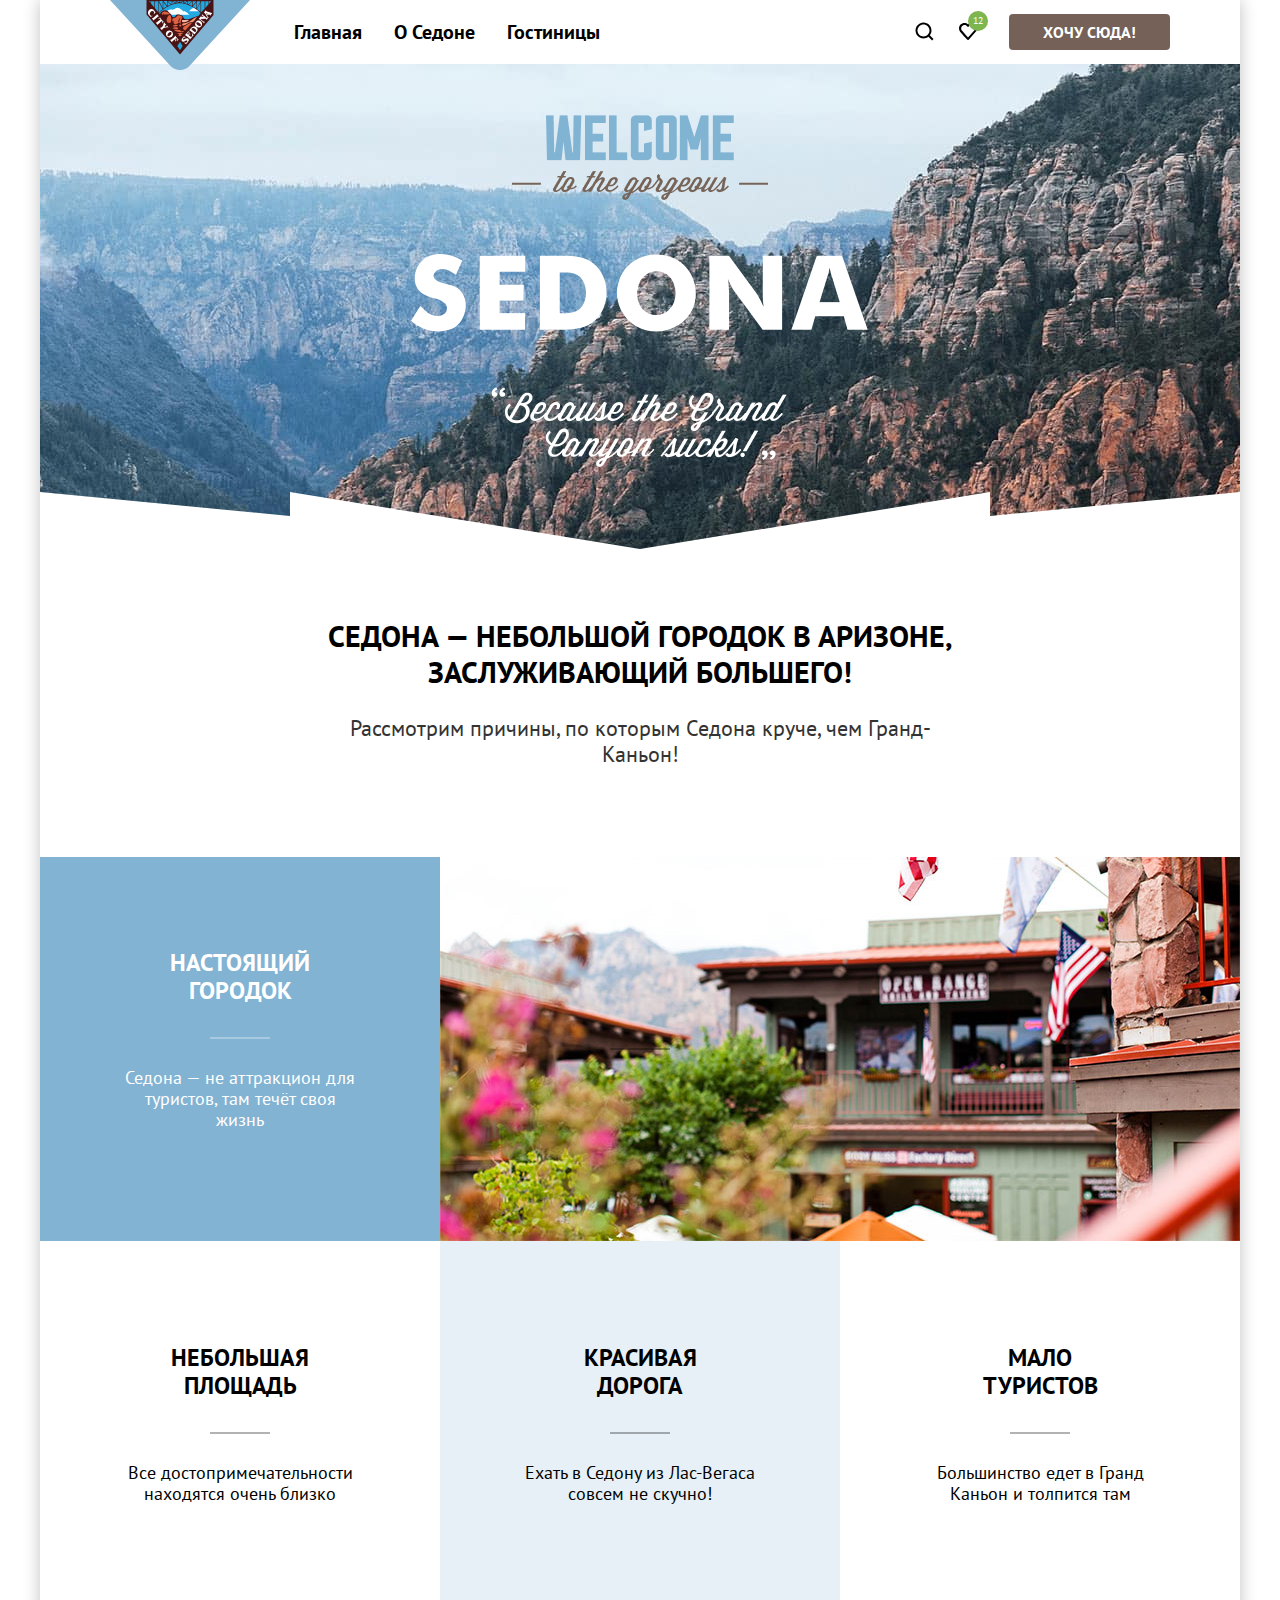
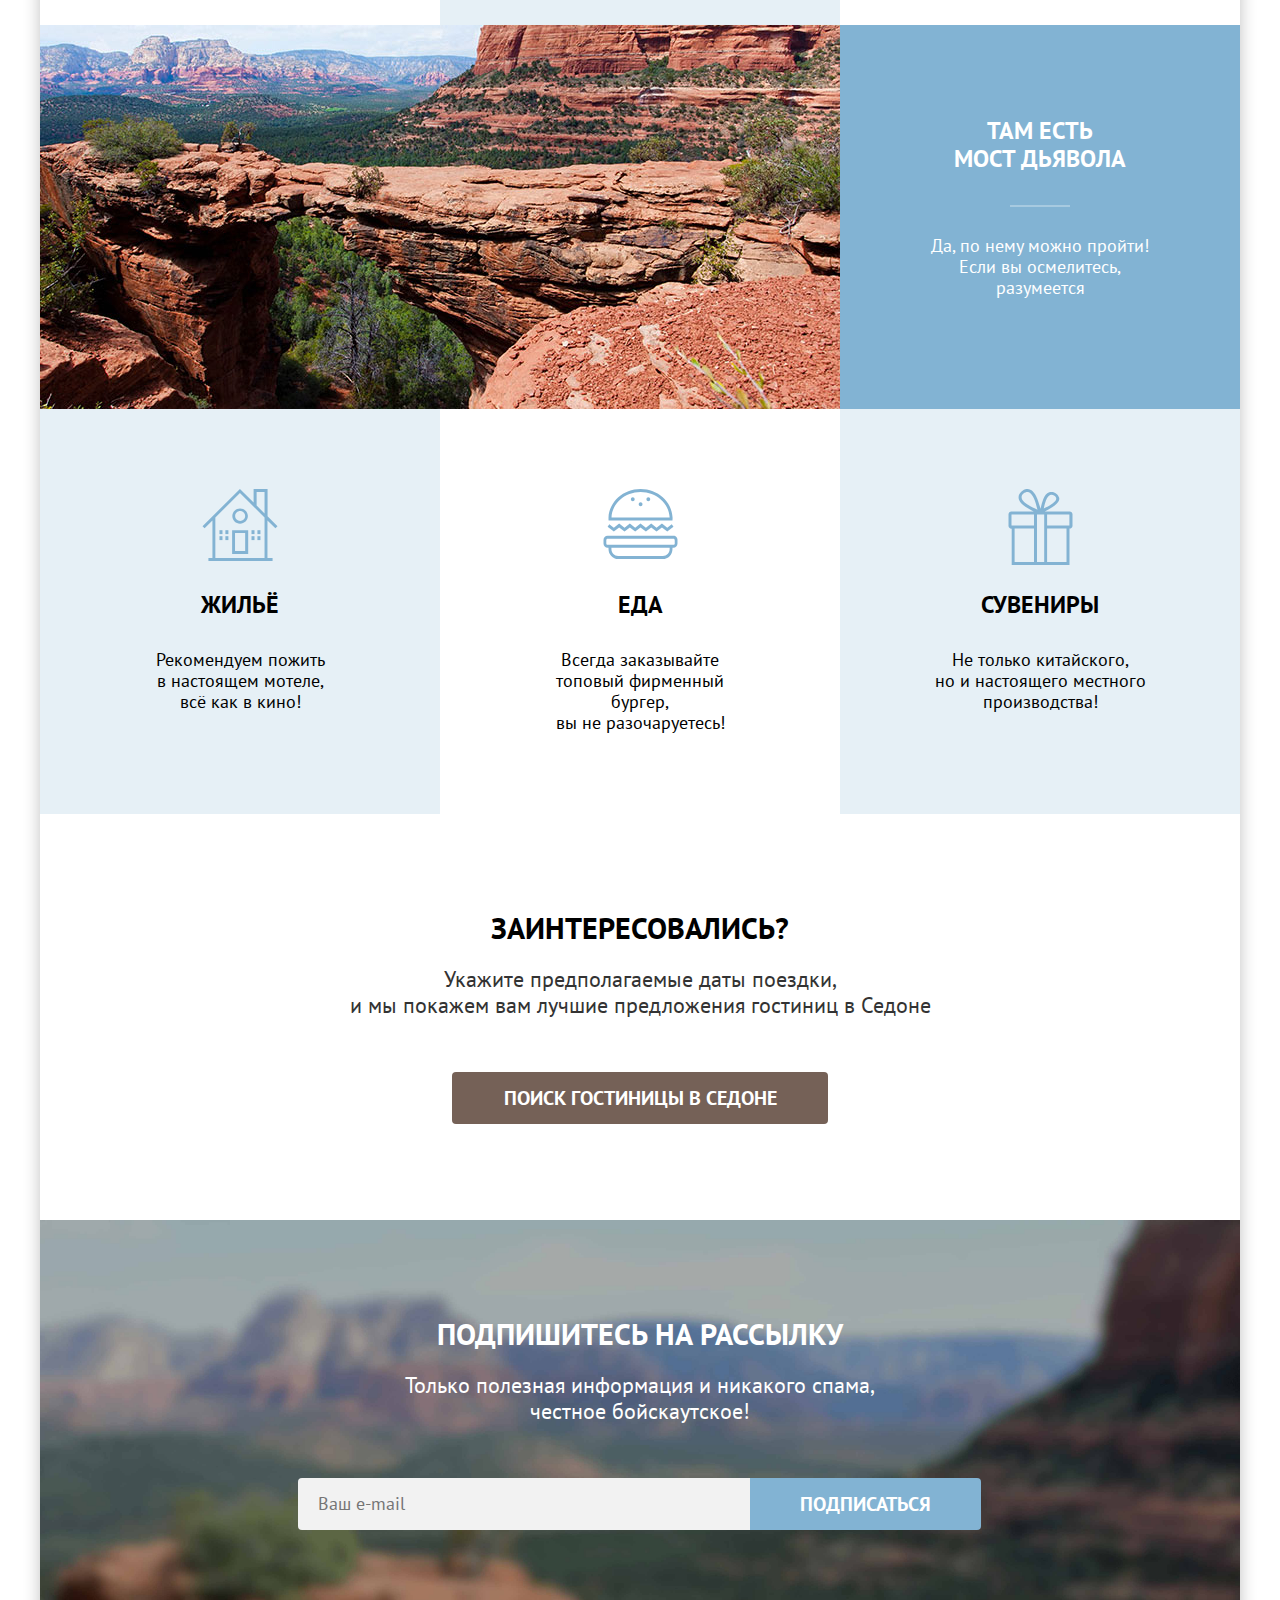
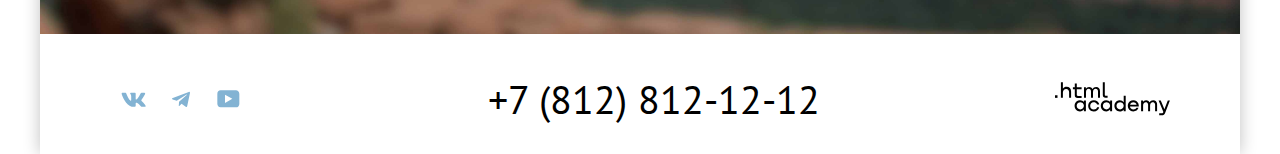
<file: index.html>
<!DOCTYPE html>
<html lang="ru">
  <head>
    <meta charset="utf-8">
    <title>HTML Academy: Седона</title>
    <link rel="stylesheet" href="styles/styles.css">
    <link rel="icon" href="favicon.ico">
    <link rel="icon" type="image/png" href="images/favicon.png">
  </head>
  <body>
    <div class="page-wrapper">
      <header class="page-header">
        <h1 class="visually-hidden">Город Седона.</h1>
        <nav class="navigation">
          <a class="navigation-logo" href="index.html">
            <span class="visually-hidden">Домой.</span>
          </a>
          <ul class="navigation-list">
            <li class="navigation-item">
              <a class="navigation-link" href="./index.html">Главная</a>
            </li>
            <li class="navigation-item">
              <a class="navigation-link" href="#">О Седоне</a>
            </li>
            <li class="navigation-item navigation-item-current">
              <a class="navigation-link" href="./catalog.html">Гостиницы</a>
            </li>
          </ul>
          <ul class="navigation-list navigation-user">
            <li class="navigation-item">
              <a class="navigation-link navigation-seach" href="#">
                <span class="visually-hidden">Поиск.</span>
              </a>
            </li>
            <li class="navigation-item">
              <a class="navigation-link navigation-favorites" href="#">
                <span class="visually-hidden">Избранное.</span>
                <span class="favorites">12</span>
              </a>
            </li>
            <li class="navigation-item">
              <a class="button" href="#" id="want-here-button">Хочу сюда!</a>
            </li>
          </ul>
        </nav>
      </header>
      <main class="main-index main-wrapper">
        <section class="welcome">
          <h2 class="visually-hidden">Добро пожаловать в Седону.</h2>
          <div class="welcome-top">
            <img class="welcome-image" src="images/welcome.png" width="458" height="352" alt="Приветствие.">
          </div>
          <div class="welcome-bottom"></div>
        </section>
        <section class="about">
          <h2 class="about-description">
            Седона — небольшой городок в Аризоне, заслуживающий большего!
          </h2>
          <p class="about-advantages">
            Рассмотрим причины, по которым Седона круче, чем Гранд-Каньон!
          </p>
        </section>
        <section class="advantages">
          <h2 class="visually-hidden">Преимущества.</h2>
          <article class="advantage-item advantage-dark-blue">
            <h3 class="advantage-title">Настоящий городок</h3>
            <p class="advantage-description">Седона — не аттракцион для туристов, там течёт своя жизнь</p>
          </article>
          <article class="advantage-item advantage-large">
            <h3 class="visually-hidden">Фотография.</h3>
            <img class="advantage-image" src="images/photo-1.jpg" width="800" height="384" alt="город Седона.">
          </article>
          <article class="advantage-item">
            <h3 class="advantage-title">Небольшая<br>площадь</h3>
            <p class="advantage-description">Все достопримечательности находятся очень близко</p>
          </article>
          <article class="advantage-item advantage-blue">
            <h3 class="advantage-title">Красивая<br>дорога</h3>
            <p class="advantage-description">Ехать в Седону из Лас-Вегаса совсем не скучно!</p>
          </article>
          <article class="advantage-item">
            <h3 class="advantage-title">Мало<br>туристов</h3>
            <p class="advantage-description">Большинство едет в Гранд Каньон и толпится там</p>
          </article>
          <article class="advantage-item advantage-large">
            <h3 class="visually-hidden">Фотография.</h3>
            <img class="advantage-image" src="images/photo-2.jpg" width="800" height="384" alt="мост Дьявола.">
          </article>
          <article class="advantage-item advantage-dark-blue">
            <h3 class="advantage-title">Там есть<br>мост дьявола</h3>
            <p class="advantage-description">Да, по нему можно пройти! Если вы осмелитесь, разумеется</p>
          </article>
          <article class="advantage-item advantage-blue advantage-picture">
            <h3 class="advantage-title">Жильё</h3>
            <p class="advantage-description">Рекомендуем пожить<br>в настоящем мотеле,<br>всё как в кино!</p>
          </article>
          <article class="advantage-item advantage-picture">
            <h3 class="advantage-title">Еда</h3>
            <p class="advantage-description">Всегда заказывайте<br>топовый фирменный бургер,<br>вы не разочаруетесь!</p>
          </article>
          <article class="advantage-item advantage-blue advantage-picture">
            <h3 class="advantage-title">Сувениры</h3>
            <p class="advantage-description">Не только китайского,<br>но и настоящего местного<br>производства!</p>
          </article>
        </section>
        <section class="seach">
          <h2 class="visually-hidden">Поиск гостиницы в Седоне.</h2>
          <h3 class="seach-title">Заинтересовались?</h3>
          <p class="seach-description">Укажите предполагаемые даты поездки,<br>и мы покажем вам лучшие предложения гостиниц в Седоне</p>
          <a class="button button-seach" href="#">Поиск гостиницы в Седоне</a>
        </section>
        <section class="subscription">
          <h2 class="visually-hidden">Подписка на рассылку.</h2>
          <p class="subscription-title">Подпишитесь на рассылку</p>
          <p class="subscription-description">Только полезная информация и никакого спама,<br>честное бойскаутское!</p>
          <form action="https://echo.htmlacademy.ru/" class="subscription-form" method="post">
            <label class="visually-hidden" for="user-mail">Введите ваш e-mail чтобы подписаться.</label>
            <input class="field field-subscription" type="text" name="user-mail" placeholder="Ваш e-mail" id="user-mail" required>
            <button class="button button-blue button-subscription" type="submit">Подписаться</button>
          </form>
        </section>
      </main>
      <footer class="page-footer">
        <div class="page-footer-wrapper">
          <ul class="social-list">
            <li class="social-list-item">
              <a href="https://vk.com/htmlacademy" class="social-list-button">
                <svg class="social-icon" aria-hidden="true" focusable="false" width="25" height="15" viewBox="0 0 25 15" fill="none" xmlns="http://www.w3.org/2000/svg">
                  <path fill-rule="evenodd" clip-rule="evenodd" d="M24.1164 1.80445C24.2824 1.25845 24.1164 0.856445 23.3214 0.856445H20.6964C20.0284 0.856445 19.7204 1.20345 19.5534 1.58645C19.5534 1.58645 18.2184 4.78245 16.3274 6.85845C15.7154 7.46045 15.4374 7.65145 15.1034 7.65145C14.9364 7.65145 14.6854 7.46045 14.6854 6.91345V1.80445C14.6854 1.14845 14.5014 0.856445 13.9454 0.856445H9.81738C9.40038 0.856445 9.14938 1.16045 9.14938 1.44945C9.14938 2.07045 10.0954 2.21445 10.1924 3.96245V7.76045C10.1924 8.59345 10.0394 8.74444 9.70538 8.74444C8.81538 8.74444 6.65038 5.53345 5.36538 1.85945C5.11638 1.14445 4.86438 0.856445 4.19338 0.856445H1.56638C0.816382 0.856445 0.666382 1.20345 0.666382 1.58645C0.666382 2.26845 1.55638 5.65645 4.81138 10.1374C6.98138 13.1974 10.0364 14.8564 12.8194 14.8564C14.4884 14.8564 14.6944 14.4884 14.6944 13.8534V11.5404C14.6944 10.8034 14.8524 10.6564 15.3814 10.6564C15.7714 10.6564 16.4384 10.8484 17.9964 12.3234C19.7764 14.0724 20.0694 14.8564 21.0714 14.8564H23.6964C24.4464 14.8564 24.8224 14.4884 24.6064 13.7604C24.3684 13.0364 23.5184 11.9854 22.3914 10.7384C21.7794 10.0284 20.8614 9.26345 20.5824 8.88045C20.1934 8.38945 20.3044 8.17044 20.5824 7.73345C20.5824 7.73345 23.7824 3.30745 24.1154 1.80445H24.1164Z"/>
                </svg>
                <span class="visually-hidden">Мы в vkontakte.</span>
              </a>
            </li>
            <li class="social-list-item">
              <a href="https://t.me/htmlacademy" class="social-list-button">
                <svg class="social-icon" aria-hidden="true" focusable="false" width="18" height="16" viewBox="0 0 18 16" fill="none" xmlns="http://www.w3.org/2000/svg">
                  <path d="M16.785 0.955705L0.840489 7.1042C-0.247661 7.54126 -0.241365 8.14828 0.640845 8.41897L4.73445 9.69597L14.2058 3.72014C14.6537 3.44766 15.0629 3.59424 14.7265 3.89281L7.05283 10.8183H7.05103L7.05283 10.8192L6.77045 15.0387C7.18413 15.0387 7.36669 14.8489 7.59871 14.625L9.58705 12.6915L13.7229 15.7464C14.4855 16.1664 15.0332 15.9506 15.2229 15.0405L17.9379 2.2453C18.2158 1.13107 17.5126 0.626562 16.785 0.955705Z"/>
                </svg>
                <span class="visually-hidden">Мы в telegram.</span>
              </a>
            </li>
            <li class="social-list-item">
              <a href="https://www.youtube.com/user/htmlacademyru" class="social-list-button">
                <svg class="social-icon" aria-hidden="true" focusable="false" width="23" height="18" viewBox="0 0 23 18" fill="none" xmlns="http://www.w3.org/2000/svg">
                  <path d="M18.9402 0.356445H3.50738C1.64668 0.356445 0.333252 1.9502 0.333252 3.75645V13.8502C0.333252 15.7627 1.64668 17.3564 3.50738 17.3564H19.1591C20.8009 17.3564 22.3333 15.7627 22.3333 13.9564V3.75645C22.1143 1.9502 20.8009 0.356445 18.9402 0.356445ZM7.99494 12.8939V4.81894L15.3283 8.85645L7.99494 12.8939Z"/>
                </svg>
                <span class="visually-hidden">Мы в youtube.</span>
              </a>
            </li>
          </ul>
          <a class="footer-phone" href="tel:+78128121212">+7 (812) 812-12-12</a>
          <p class="html-academy-wrapper">
            <a class="html-academy-link" href="https://htmlacademy.ru/">
              <svg class="html-academy-icon" aria-hidden="true" focusable="false" width="115" height="34" viewBox="0 0 115 34" fill="none" xmlns="http://www.w3.org/2000/svg">
                <path d="M0 13.2564V15.8564H2.5V13.2564H0Z"/>
                <path d="M11.6 4.85645C10 4.85645 8.8 5.55645 8 6.55645H7.9V0.356445H5.9V15.8564H7.9V10.5564C7.9 8.45645 9.2 6.95645 11.2 6.95645C13 6.95645 14.1 8.35645 14.1 10.1564V15.8564H16.1V9.75644C16.2 6.75644 14.3 4.85645 11.6 4.85645Z"/>
                <path d="M26.6 5.15645H21.8V1.45645H19.8V5.25645H17.9V7.25645H19.8V13.2564C19.8 14.9564 20.8 15.9564 22.5 15.9564H26.6V13.9564H22.9C22.2 13.9564 21.8 13.5564 21.8 12.8564V7.15645H26.6V5.15645Z"/>
                <path d="M41.1 4.95645C39.5 4.95645 38.2 5.75644 37.6 7.05645H37.5C36.9 5.85645 35.7 4.95645 34.1 4.95645C32.7 4.95645 31.6 5.75645 31 6.75645H30.9V5.15645H29V15.7564H31V10.3564C31 8.35645 32 6.85645 33.6 6.85645C35.1 6.85645 36 7.85645 36 9.45645V15.7564H38V10.1564C38 7.75645 39.4 6.85645 40.6 6.85645C42.1 6.85645 43 7.85645 43 9.45645V15.7564H45V9.25644C45.1 6.75644 43.6 4.95645 41.1 4.95645Z"/>
                <path d="M47.8 13.0564C47.8 14.7564 48.8 15.7564 50.6 15.7564H52.6V13.7564H50.9C50.2 13.7564 49.8 13.3564 49.8 12.6564V0.356445H47.8V13.0564Z"/>
                <path d="M28.9 20.0564C28 18.9564 26.7 18.2564 25 18.2564C21.9 18.2564 19.6 20.5564 19.6 23.8564C19.6 27.1564 21.9 29.4564 25 29.4564C26.8 29.4564 28 28.6564 28.8 27.5564H28.9V29.1564H30.9V18.5564H28.9V20.0564ZM25.3 27.4564C23.1 27.4564 21.7 25.8564 21.7 23.8564C21.7 21.8564 23.1 20.2564 25.3 20.2564C27.5 20.2564 28.9 21.8564 28.9 23.8564C28.9 25.7564 27.5 27.4564 25.3 27.4564Z"/>
                <path d="M44.2 22.3564C43.7 19.9564 41.6 18.2564 38.8 18.2564C35.4 18.2564 33.2 20.7564 33.2 23.8564C33.2 26.9564 35.4 29.4564 38.8 29.4564C41.6 29.4564 43.7 27.6564 44.2 25.2564H42.1C41.7 26.5564 40.4 27.5564 38.8 27.5564C36.6 27.5564 35.2 25.9564 35.2 23.9564C35.2 21.9564 36.6 20.3564 38.8 20.3564C40.4 20.3564 41.6 21.3564 42.1 22.5564H44.2V22.3564Z"/>
                <path d="M55.1 20.0564C54.2 18.9564 52.9 18.2564 51.2 18.2564C48.1 18.2564 45.8 20.5564 45.8 23.8564C45.8 27.1564 48.1 29.4564 51.2 29.4564C53 29.4564 54.2 28.6564 55 27.5564H55.1V29.1564H57.1V18.5564H55.1V20.0564ZM51.5 27.4564C49.3 27.4564 47.9 25.8564 47.9 23.8564C47.9 21.8564 49.3 20.2564 51.5 20.2564C53.7 20.2564 55.1 21.8564 55.1 23.8564C55.1 25.7564 53.6 27.4564 51.5 27.4564Z"/>
                <path d="M68.7 20.1564C67.8 19.0564 66.5 18.2564 64.8 18.2564C61.7 18.2564 59.4 20.5564 59.4 23.8564C59.4 27.1564 61.6 29.4564 64.8 29.4564C66.5 29.4564 67.8 28.6564 68.6 27.6564H68.7V29.1564H70.7V13.7564H68.7V20.1564ZM65.1 27.4564C62.9 27.4564 61.5 25.8564 61.5 23.8564C61.5 21.8564 62.9 20.2564 65.1 20.2564C67.3 20.2564 68.7 21.8564 68.7 23.8564C68.6 25.8564 67.2 27.4564 65.1 27.4564Z"/>
                <path d="M78.3 18.2564C75 18.2564 72.8 20.7564 72.8 23.8564C72.8 26.8564 74.9 29.4564 78.3 29.4564C80.8 29.4564 82.8 28.1564 83.5 25.8564H81.4C80.9 26.8564 79.8 27.4564 78.4 27.4564C76.5 27.4564 75.1 26.1564 75 24.5564H83.8C84 20.9564 81.8 18.2564 78.3 18.2564ZM78.3 20.1564C80 20.1564 81.3 21.1564 81.6 22.7564H75.1C75.4 21.2564 76.6 20.1564 78.3 20.1564Z"/>
                <path d="M98.2 18.2564C96.6 18.2564 95.3 19.0564 94.6 20.2564H94.5C93.9 19.0564 92.7 18.2564 91.1 18.2564C89.7 18.2564 88.6 18.9564 88 20.0564V18.5564H86.1V29.1564H88.1V23.7564C88.1 21.7564 89.1 20.3564 90.7 20.2564C92.2 20.2564 93.1 21.2564 93.1 22.8564V29.1564H95.1V23.5564C95.1 21.1564 96.5 20.2564 97.7 20.2564C99.2 20.2564 100.1 21.2564 100.1 22.8564V29.1564H102.1V22.6564C102.2 20.0564 100.7 18.2564 98.2 18.2564Z"/>
                <path d="M109.4 27.3564L105.8 18.4564H103.6L108.4 30.0564C108.1 30.9564 107.7 31.2564 106.7 31.2564H104.2V33.2564H106.7C108.5 33.2564 109.5 32.4564 110.2 30.6564L114.9 18.4564H112.8L109.4 27.3564Z"/>
              </svg>
              <span class="visually-hidden">Сайт html-academy.</span>
            </a>
          </p>
        </div>
      </footer>
      <div class="modal-container modal-container-closed">
        <div class="modal">
          <h2 class="modal-title">Поиск гостиницы в седоне </h2>
          <button class="button modal-close" type="button">
            <span class="visually-hidden">Закрыть окно.</span>
          </button>
          <form class="modal-form" action="https://echo.htmlacademy.ru" method="get">
            <label class="modal-label" for="modal-form-date-in">Дата Заезда:</label>
            <div class="modal-date-wrapper">
              <input class="field modal-form-date" type="text" id="modal-form-date-in" name="from-date" value="27 апреля 2020" required>
              <p class="modal-assist-field assist-error">Мы не можем отправить вас в прошлое.</p>
            </div>
            <label class="modal-label" for="modal-form-date-out">Дата Выезда:</label>
            <div class="modal-date-wrapper">
              <input class="field modal-form-date" type="text" id="modal-form-date-out" name="to-date" value="1 сентября 2021" required>
              <p class="modal-assist-field">На эти даты есть свободные номера. Пока есть.</p>
            </div>
            <label class="modal-label" for="modal-form-adult">Взрослые:</label>
            <div class="modal-wrapper">
              <button class="button button-math" type="button">
                <span class="visually-hidden">Уменьшить число.</span>
              </button>
              <input class="field persions-field" type="number" id="modal-form-adult" name="adult" value="2" required>
              <button class="button button-math" type="button">
                <span class="visually-hidden">Увеличить число.</span>
              </button>
            </div>
            <span class="modal-label">
              <label class="modal-label" for="modal-form-children">Дети:</label>
              <span class="tooltip">
                <button class="tooltip-toggle" aria-labelledby="tooltip-label-date" type="button"></button>
                <span class="tooltip-text" role="tooltip" id="tooltip-label-date">Укажите количество детей, которые будут с вами, возраст которых от 6 до 18 лет. Дети до 6 лет размещаются бесплатно.</span>
              </span>
            </span>
            <div class="modal-wrapper">
              <button class="button button-math" type="button">
                <span class="visually-hidden">Уменьшить число.</span>
              </button>
              <input class="field persions-field" type="number" id="modal-form-children" name="children" value="2" required>
              <button class="button button-math" type="button">
                <span class="visually-hidden">Увеличить число.</span>
              </button>
            </div>
            <button class="button button-blue modal-submit" type="submit">Найти</button>
          </form>
        </div>
      </div>
    </div>
    <script src="scripts/scripts.js"></script>
  </body>
</html>
</file>
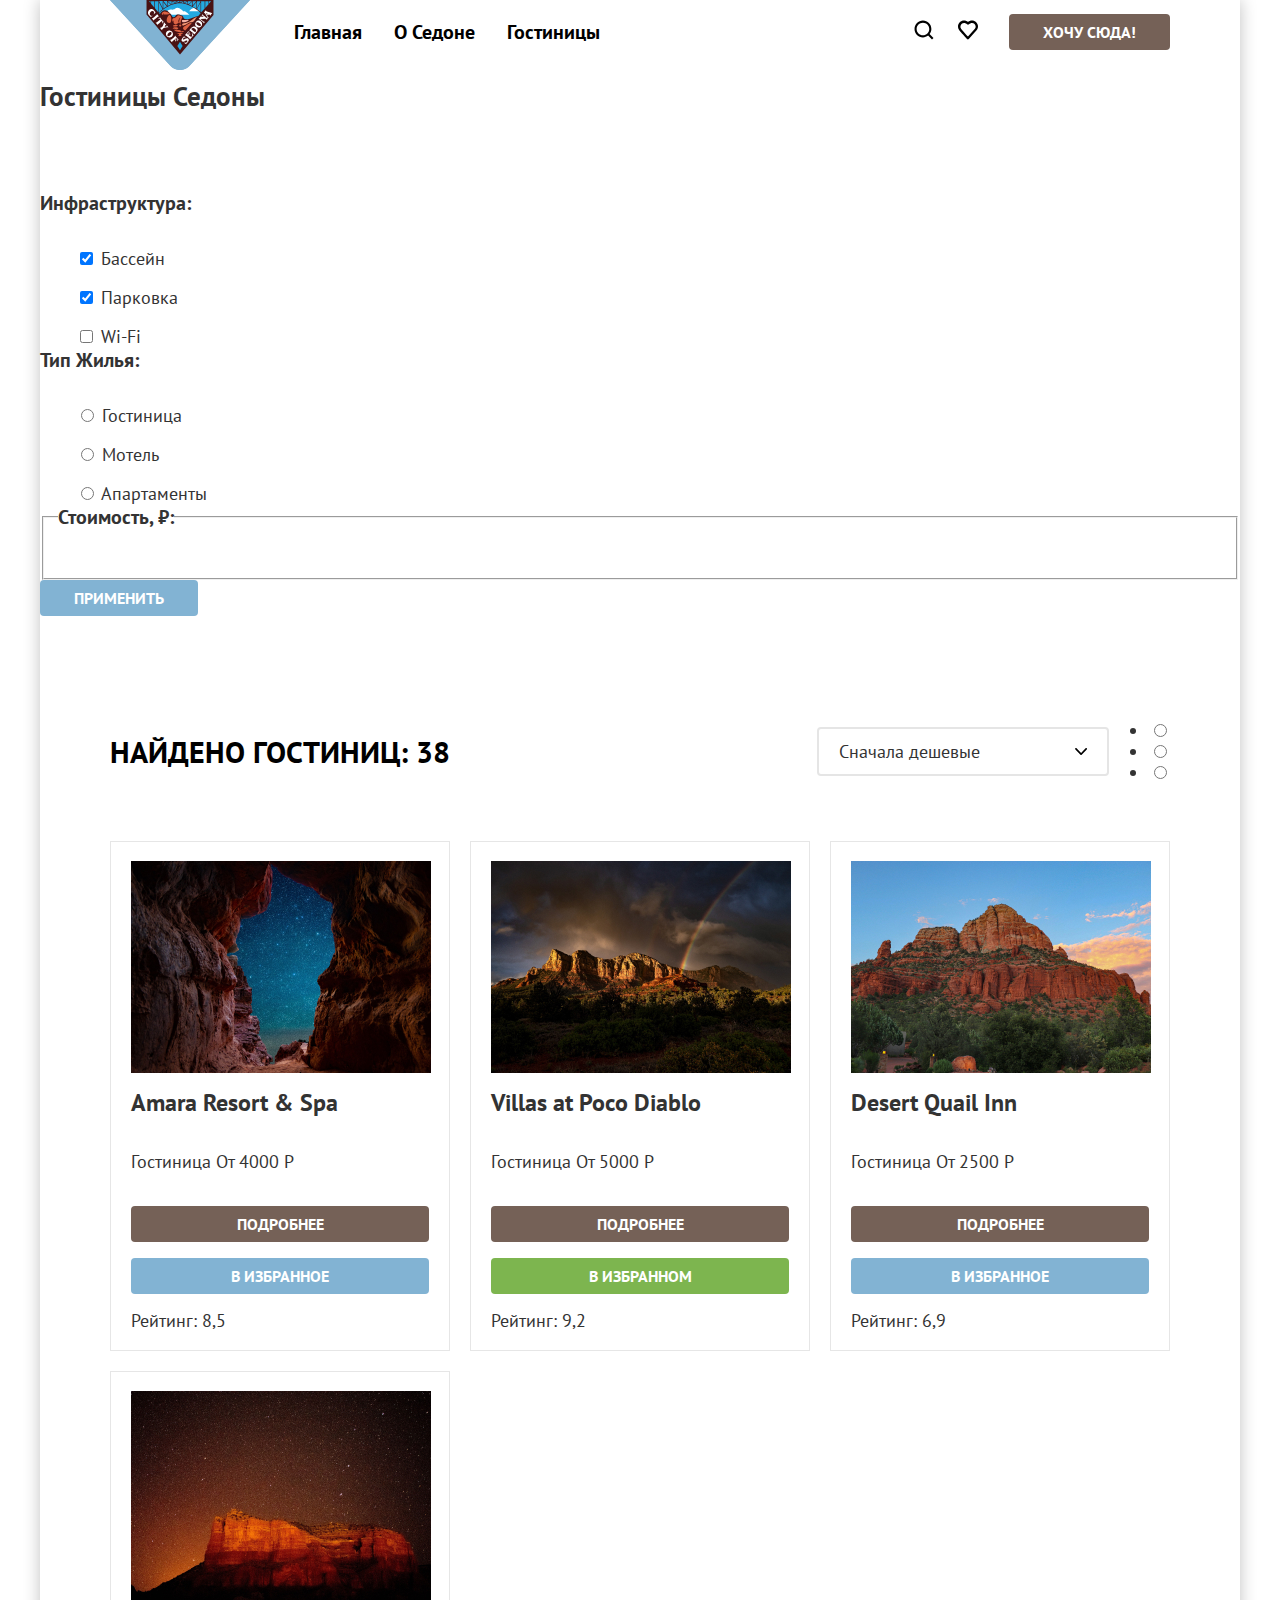
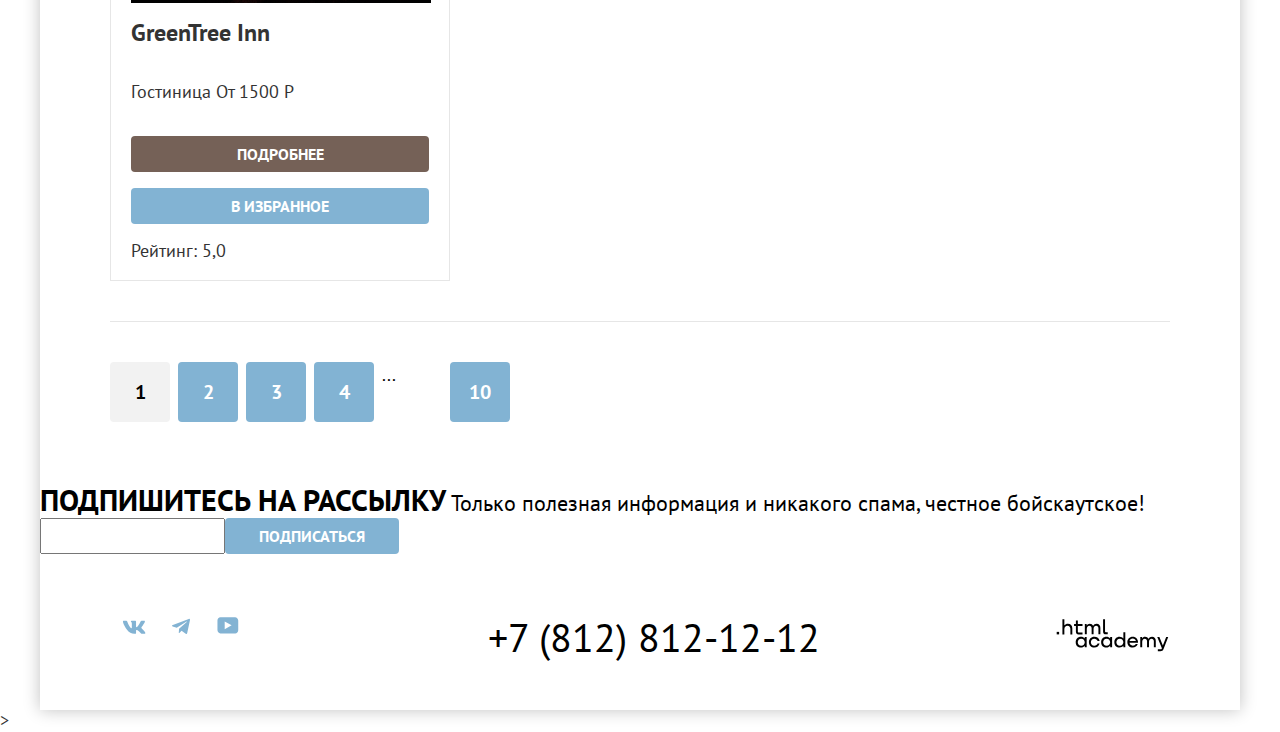
<file: catalog-timkoo-note.html>
<!DOCTYPE html>
<html lang="ru">
  <head>
    <meta charset="utf-8" />
    <title>HTML Academy: Седона</title>
    <link rel="stylesheet" href="styles/styles.css">
  </head>
  <body>
    <div class="page-wrapper">
      <header class="page-header">
        <h1 class="visually-hidden">Город Седона</h1>
        <nav class="navigation">
          <a class="navigation-logo" href="index.html">
            <img src="images/logo.svg" width="140" height="70" alt="Логотип">
          </a>
          <ul class="navigation-list">
            <li class="navigation-item">
              <a class="navigation-link" href="./index.html">Главная</a>
            </li>
            <li class="navigation-item">
              <a class="navigation-link" href="#">О Седоне</a>
            </li>
            <li class="navigation-item navigation-item-current">
              <a class="navigation-link" href="./catalog.html">Гостиницы</a>
            </li>
          </ul>
          <ul class="navigation-list navigation-user">
            <li class="navigation-item">
              <a class="navigation-link" href="#">
                <img src="images/search.svg" alt="Поиск" width="20" height="20">
                <span class="visually-hidden">Поиск</span>
              </a>
            </li>
            <li class="navigation-item">
              <a class="navigation-link" href="#">
                <img src="images/heart.svg" alt="Избранное" width="20" height="20">
                <span class="visually-hidden">Избранное</span>
              </a>
            </li>
            <li class="navigation-item">
              <button class="button">Хочу сюда!</button>
            </li>
          </ul>
        </nav>
      </header>
      <main class="main-catalog main-wrapper">
        <section class="hotels-filters">
          <div class="filters-wrapper">
            <h2 class="hotels-filters-title">Гостиницы Седоны</h2>
            <ul class="breadcrumbs">
              <li class="breadcrumbs-item">
                <a class="breadcrumbs-link" href="./index.html">
                  <img src="images/home.svg" width="12" height="12" alt="Разделитель">
                </a>
              </li>
              <li>
                <img src="images/arrow.svg" width="6" height="10" alt="Разделитель">
              </li>
              <li class="breadcrumbs-item">
                <a class="breadcrumbs-link">Гостиницы</a>
              </li>
            </ul>
            <form class="catalog-filter" action="https://echo.htmlacademy.ru/" method="get">
              <fieldset class="filter-group">
                <legend class="filter-title">Инфраструктура:</legend>
                <ul class="filter-list">
                  <li class="filter-item">
                    <label class="control">
                      <input type="checkbox" name="pool" class="control-input" checked>
                      Бассейн
                    </label>
                  </li>
                  <li class="filter-item">
                    <label class="control">
                      <input type="checkbox" name="parking" class="control-input" checked>
                      Парковка
                    </label>
                  </li>
                  <li class="filter-item">
                    <label class="control">
                      <input type="checkbox" name="wifi" class="control-input">
                      Wi-Fi
                    </label>
                  </li>
                </ul>
              </fieldset>
              <fieldset class="filter-group">
                <legend class="filter-title">Тип Жилья:</legend>
                <ul class="filter-list">
                  <li class="filter-item">
                    <label class="control">
                      <input type="radio" name="housing-filter-group" class="control-input" value="hotel">
                      Гостиница
                    </label>
                  </li>
                  <li class="filter-item">
                    <label class="control">
                      <input type="radio" name="housing-filter-group" class="control-input" value="motel">
                      Мотель
                    </label>
                  </li>
                  <li class="filter-item">
                    <label class="control">
                      <input type="radio" name="housing-filter-group" class="control-input" value="apartments">
                      Апартаменты
                    </label>
                  </li>
                </ul>
              </fieldset>
              <fieldset>
                <legend class="filter-title">Стоимость, &#8381;:</legend>
              </fieldset>
              <button type="submit" class="button button-blue">Применить</button>
              <button type="reset" class="button button-transparent">Сбросить</button>
            </form>
          </div>
        </section>
        <section class="hotels-catalog">
          <div class="catalog-wrapper">
            <div class="catalog-controls">
              <b class="hotels-catalog-amount">Найдено гостиниц: 38</b>
              <select class="select-control" aria-label="Сортировка">
                <option value="cheap">Сначала дешевые</option>
                <option value="expensive">Сначала дорогие</option>
                <option value="popular">Сначала популярные</option>
              </select>
              <ul>
                <li>
                  <input type="radio" name="options-view-group" class="control-input" value="small-preview">
                </li>
                <li>
                  <input type="radio" name="options-view-group" class="control-input" value="large-preview">
                </li>
                <li>
                  <input type="radio" name="options-view-group" class="control-input" value="list">
                </li>
              </ul>
            </div>
            <div class="hotel-card-list">
              <section class="hotel-card">
                <img class="hotel-card-image" src="images/hotel-1.jpg" width="300" height="212" alt="Отель 1">
                <h3 class="hotel-card-title">Amara Resort & Spa</h3>
                <p>
                  <span class="hotel-card-type">Гостиница</span>
                  <span class="hotel-card-cost">От 4000 Р</span>
                </p>
                <button class="button">Подробнее</button>
                <button class="button button-blue">В избранное</button>
                <span class="hotel-card-raiting">Рейтинг: 8,5</span>
              </section>
              <section class="hotel-card">
                <img class="hotel-card-image" src="images/hotel-2.jpg" width="300" height="212" alt="Отель 2">
                <h3 class="hotel-card-title">Villas at Poco Diablo</h3>
                <p>
                  <span class="hotel-card-type">Гостиница</span>
                  <span class="hotel-card-cost">От 5000 Р</span>
                </p>
                <button class="button">Подробнее</button>
                <button class="button button-green">В избранном</button>
                <span class="hotel-card-raiting">Рейтинг: 9,2</span>
              </section>
              <section class="hotel-card">
                <img class="hotel-card-image" src="images/hotel-3.jpg" width="300" height="212" alt="Отель 3">
                <h3 class="hotel-card-title">Desert Quail Inn</h3>
                <p>
                  <span class="hotel-card-type">Гостиница</span>
                  <span class="hotel-card-cost">От 2500 Р</span>
                </p>
                <button class="button">Подробнее</button>
                <button class="button button-blue">В избранное</button>
                <span class="hotel-card-raiting">Рейтинг: 6,9</span>
              </section>
              <section class="hotel-card">
                <img class="hotel-card-image" src="images/hotel-4.jpg" width="300" height="212" alt="Отель 4">
                <h3 class="hotel-card-title">GreenTree Inn</h3>
                <p>
                  <span class="hotel-card-type">Гостиница</span>
                  <span class="hotel-card-cost">От 1500 Р</span>
                </p>
                <button class="button">Подробнее</button>
                <button class="button button-blue">В избранное</button>
                <span class="hotel-card-raiting">Рейтинг: 5,0</span>
              </section>
            </div>
            <ul class="pagination">
              <li class="pagination-item">
                <a class="pagination-link pagination-current">1</a>
              </li>
              <li class="pagination-item">
                <a class="pagination-link" href="#">2</a>
              </li>
              <li class="pagination-item">
                <a class="pagination-link" href="#">3</a>
              </li>
              <li class="pagination-item">
                <a class="pagination-link" href="#">4</a>
              </li>
              <li class="pagination-item pagination-disabled"> ... </li>
              <li class="pagination-item">
                <a class="pagination-link" href="#">10</a>
              </li>
            </ul>
          </div>
        </section>
        <section class="subscription-catalog">
          <h2 class="visually-hidden">Подписка на рассылку</h2>
          <b class="subscription-title">Подпишитесь на рассылку</b>
          <span class="subscription-description">Только полезная информация и никакого спама, честное бойскаутское!</span>
          <form action="" class="subscription-form">
            <input type="text" name="user-mail">
            <button class="button button-blue" type="submit">Подписаться</button>
          </form>
        </section>
      </main>
      <footer class="page-footer">
        <div class="page-footer-wrapper">
          <ul class="social-list">
            <li class="social-list-item">
              <a href="#" class="social-list-button">
                <img src="images/vk.svg" width="24" height="14" alt="Вконтакте">
              </a>
            </li>
            <li class="social-list-item">
              <a href="#" class="social-list-button">
                <img src="images/telegram.svg" width="18" height="16" alt="Телеграм">
              </a>
            </li>
            <li class="social-list-item">
              <a href="#" class="social-list-button">
                <img src="images/youtube.svg" width="22" height="17" alt="Ютьюб">
              </a>
            </li>
          </ul>
          <p class="phone-wrapper">
            <a class="footer-phone" href="tel:+78128121212">+7 (812) 812-12-12</a>
          </p>
          <p class="html-academy-wrapper">
            <a class="htmlacademy-link" href="https://htmlacademy.ru/">
              <img src="images/html-academy.svg" width="115" height="33" alt="Html Academy">
            </a>
          </p>
        </div>
      </footer>
    </div>>
  </body>
</html>
</file>
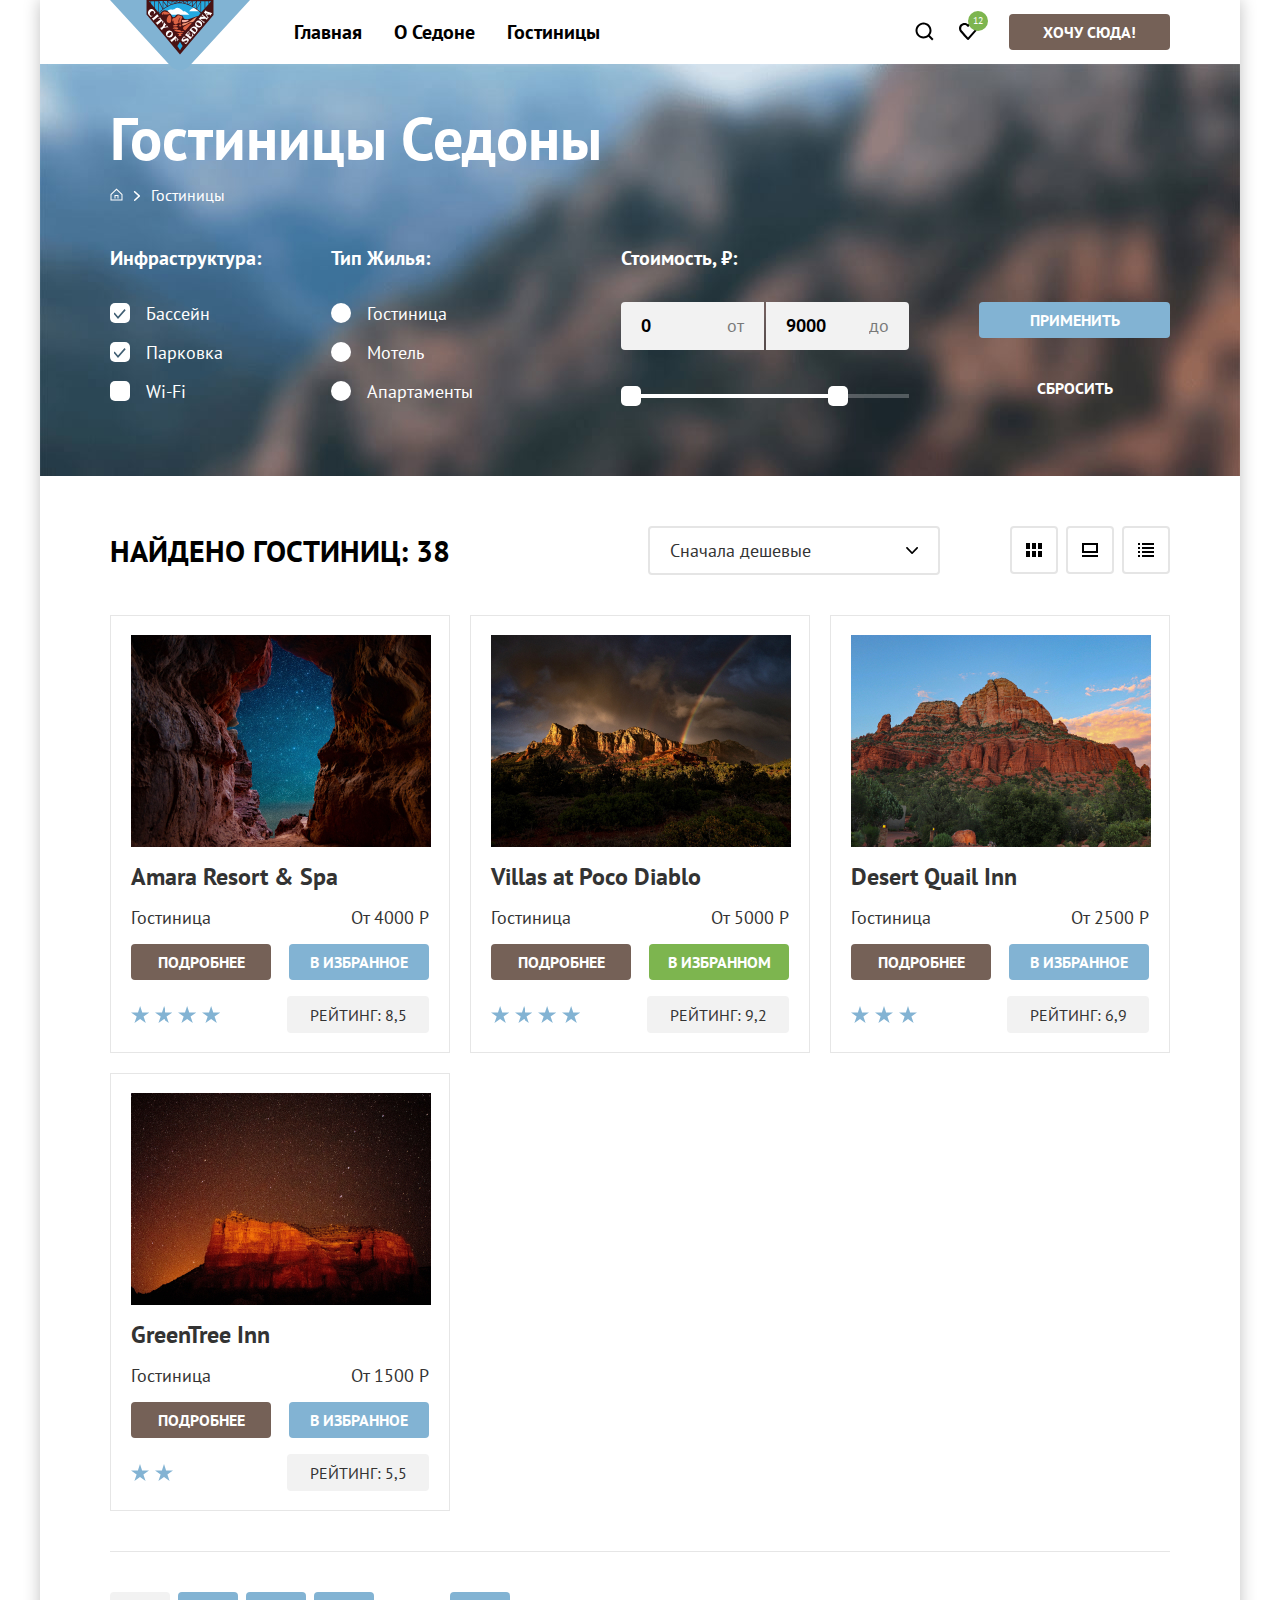
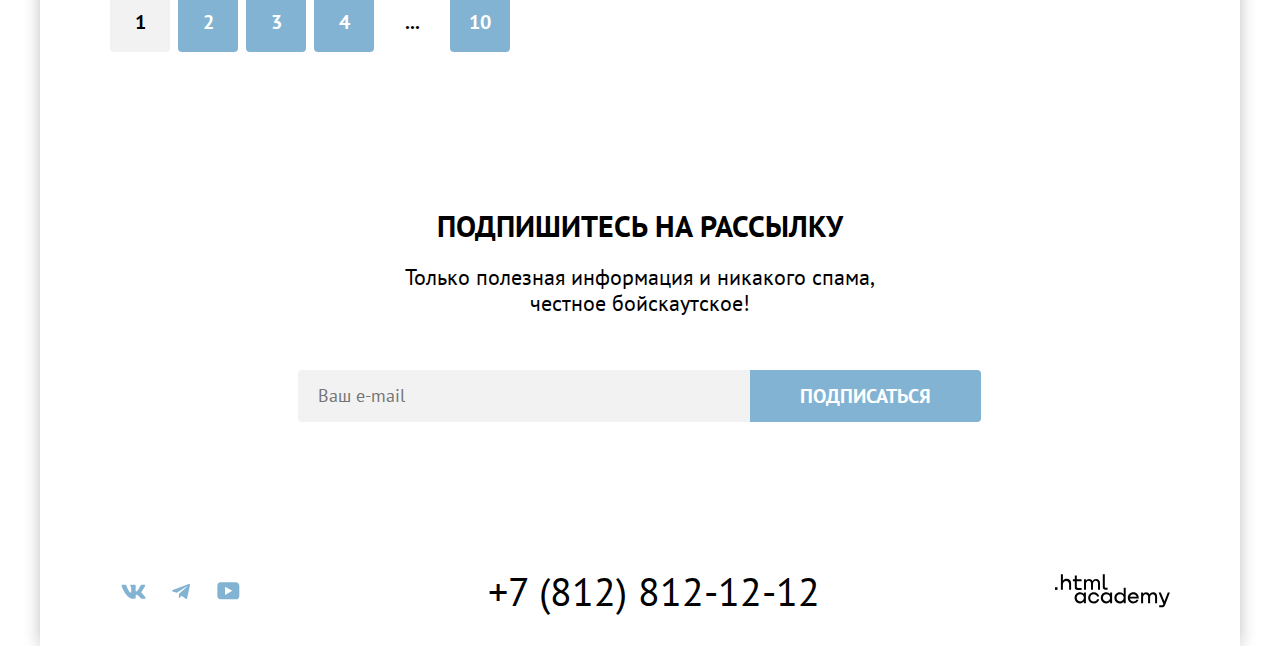
<file: catalog.html>
<!DOCTYPE html>
<html lang="ru">
  <head>
    <meta charset="utf-8">
    <title>HTML Academy: Седона</title>
    <link rel="stylesheet" href="styles/styles.css">
    <link rel="icon" href="favicon.ico">
    <link rel="icon" type="image/png" href="images/favicon.png">
  </head>
  <body>
    <div class="page-wrapper">
      <header class="page-header">
        <h1 class="visually-hidden">Город Седона.</h1>
        <nav class="navigation">
          <a class="navigation-logo" href="index.html">
            <span class="visually-hidden">Домой.</span>
          </a>
          <ul class="navigation-list">
            <li class="navigation-item">
              <a class="navigation-link" href="./index.html">Главная</a>
            </li>
            <li class="navigation-item">
              <a class="navigation-link" href="#">О Седоне</a>
            </li>
            <li class="navigation-item navigation-item-current">
              <a class="navigation-link" href="./catalog.html">Гостиницы</a>
            </li>
          </ul>
          <ul class="navigation-list navigation-user">
            <li class="navigation-item">
              <a class="navigation-link navigation-seach" href="#">
                <span class="visually-hidden">Поиск.</span>
              </a>
            </li>
            <li class="navigation-item">
              <a class="navigation-link navigation-favorites" href="#">
                <span class="visually-hidden">Избранное.</span>
                <span class="favorites">12</span>
              </a>
            </li>
            <li class="navigation-item">
              <a class="button" href="#" id="want-here-button">Хочу сюда!</a>
            </li>
          </ul>
        </nav>
      </header>
      <main class="main-catalog main-wrapper">
        <section class="filters">
          <div class="filters-header-wrapper">
            <h2 class="filters-title">Гостиницы Седоны</h2>
            <ul class="breadcrumbs">
              <li class="breadcrumbs-item">
                <a class="breadcrumbs-link" href="./index.html">
                  <span class="visually-hidden">На главную страницу.</span>
                </a>
              </li>
              <li class="breadcrumbs-item"></li>
              <li class="breadcrumbs-item">
                <a class="breadcrumbs-link" href="#">Гостиницы</a>
              </li>
            </ul>
          </div>
          <form class="filters-form" action="https://echo.htmlacademy.ru/" method="get">
            <fieldset class="filter-group">
              <legend class="filter-title">Инфраструктура:</legend>
              <ul class="filter-list">
                <li class="filter-item">
                  <label class="control">
                    <input class="control-input visually-hidden" type="checkbox" name="pool"  checked>
                    <span class="control-mark"></span>
                    Бассейн
                  </label>
                </li>
                <li class="filter-item">
                  <label class="control">
                    <input class="control-input visually-hidden" type="checkbox" name="parking"  checked>
                    <span class="control-mark"></span>
                    Парковка
                  </label>
                </li>
                <li class="filter-item">
                  <label class="control">
                    <input class="control-input visually-hidden" type="checkbox" name="wifi" >
                    <span class="control-mark"></span>
                    Wi-Fi
                  </label>
                </li>
              </ul>
            </fieldset>
            <fieldset class="filter-group">
              <legend class="filter-title">Тип Жилья:</legend>
              <ul class="filter-list">
                <li class="filter-item">
                  <label class="control">
                    <input class="control-input visually-hidden" type="radio" name="housing-type" value="hotel">
                    <span class="control-mark mark-radio"></span>
                    Гостиница
                  </label>
                </li>
                <li class="filter-item">
                  <label class="control">
                    <input class="control-input visually-hidden" type="radio" name="housing-type" value="motel">
                    <span class="control-mark mark-radio"></span>
                    Мотель
                  </label>
                </li>
                <li class="filter-item">
                  <label class="control">
                    <input class="control-input visually-hidden" type="radio" name="housing-type" value="apartments">
                    <span class="control-mark mark-radio"></span>
                    Апартаменты
                  </label>
                </li>
              </ul>
            </fieldset>
            <fieldset class="filter-group">
              <legend class="filter-title">Стоимость, &#8381;:</legend>
              <div class="range-inputs-wrapper">
                <label class="visually-hidden" for="cost-min">Минимальная стоимость.</label>
                <input class="field" type="text" name="cost-min" value="0" id="cost-min">
                <label class="visually-hidden" for="cost-max">Максимальная стоимость.</label>
                <input class="field" type="text" name="cost-max" value="9000" id="cost-max">
                <span class="range-field-text">от</span>
                <span class="range-field-text">до</span>
              </div>
              <div class="range">
                <div class="range-scale">
                  <div class="range-bar" style="width: 226px">
                    <button class="range-toggle toggle-min" type="button">
                      <span class="visually-hidden">Изменить минимальную цену.</span>
                    </button>
                    <button class="range-toggle toggle-max" type="button">
                      <span class="visually-hidden">Изменить максимальную цену.</span>
                    </button>
                  </div>
                </div>
              </div>
            </fieldset>
            <div class="filter-buttons-wrapper">
              <button type="submit" class="button button-blue">Применить</button>
              <button type="reset" class="button button-transparent">Сбросить</button>
            </div>
          </form>
        </section>
        <section class="hotels-catalog">
          <h2 class="visually-hidden">Каталог отелей.</h2>
          <div class="catalog-wrapper">
            <div class="catalog-controls">
              <h2 class="hotels-catalog-amount">Найдено гостиниц: 38</h2>
              <select class="select-control" aria-label="Сортировка">
                <option value="cheap">Сначала дешевые</option>
                <option value="expensive">Сначала дорогие</option>
                <option value="popular">Сначала популярные</option>
              </select>
              <ul class="view-control-group">
                <li class="view-control-item">
                  <button class="view-control-toggle" type="button">
                    <span class="visually-hidden">Показать сеткой.</span>
                  </button>
                </li>
                <li class="view-control-item">
                  <button class="view-control-toggle" type="button">
                    <span class="visually-hidden">Показать развернутое описание.</span>
                  </button>
                </li>
                <li class="view-control-item">
                  <button class="view-control-toggle" type="button">
                    <span class="visually-hidden">Показать таблицей.</span>
                  </button>
                </li>
              </ul>
            </div>
            <div class="hotel-card-list">
              <article class="hotel-card">
                <h3 class="hotel-card-title">Amara Resort & Spa</h3>
                <img class="hotel-card-image" src="images/hotel-1.jpg" width="300" height="212" alt="Отель Amara Resort & Spa.">
                <div class="hotel-card-wrapper">
                  <p class="hotel-card-type">Гостиница</p>
                  <p class="hotel-card-cost">От 4000 Р</p>
                </div>
                <div class="hotel-card-wrapper">
                  <a class="button" href="#">Подробнее</a>
                  <button class="button button-blue" type="button">В избранное</button>
                </div>
                <div class="hotel-card-wrapper">
                  <div class="rating-wrapper four-star"></div>
                  <p class="hotel-card-rating">Рейтинг: 8,5</p>
                </div>
              </article>
              <article class="hotel-card">
                <h3 class="hotel-card-title">Villas at Poco Diablo</h3>
                <img class="hotel-card-image" src="images/hotel-2.jpg" width="300" height="212" alt="Villas at Poco Diablo.">
                <div class="hotel-card-wrapper">
                  <p class="hotel-card-type">Гостиница</p>
                  <p class="hotel-card-cost">От 5000 Р</p>
                </div>
                <div class="hotel-card-wrapper">
                  <a class="button" href="#">Подробнее</a>
                  <button class="button button-green" type="button">В избранном</button>
                </div>
                <div class="hotel-card-wrapper">
                  <div class="rating-wrapper four-star"></div>
                  <p class="hotel-card-rating">Рейтинг: 9,2</p>
                </div>
              </article>
              <article class="hotel-card">
                <h3 class="hotel-card-title">Desert Quail Inn</h3>
                <img class="hotel-card-image" src="images/hotel-3.jpg" width="300" height="212" alt="Desert Quail Inn.">
                <div class="hotel-card-wrapper">
                  <p class="hotel-card-type">Гостиница</p>
                  <p class="hotel-card-cost">От 2500 Р</p>
                </div>
                <div class="hotel-card-wrapper">
                  <a class="button" href="#">Подробнее</a>
                  <button class="button button-blue" type="button">В избранное</button>
                </div>
                <div class="hotel-card-wrapper">
                  <div class="rating-wrapper three-star"></div>
                  <p class="hotel-card-rating">Рейтинг: 6,9</p>
                </div>
              </article>
              <article class="hotel-card">
                <h3 class="hotel-card-title">GreenTree Inn</h3>
                <img class="hotel-card-image" src="images/hotel-4.jpg" width="300" height="212" alt="Отель GreenTree Inn.">
                <div class="hotel-card-wrapper">
                  <p class="hotel-card-type">Гостиница</p>
                  <p class="hotel-card-cost">От 1500 Р</p>
                </div>
                <div class="hotel-card-wrapper">
                  <a class="button" href="#">Подробнее</a>
                  <button class="button button-blue" type="button">В избранное</button>
                </div>
                <div class="hotel-card-wrapper">
                  <div class="rating-wrapper two-star"></div>
                  <p class="hotel-card-rating">Рейтинг: 5,5</p>
                </div>
              </article>
            </div>
            <ul class="pagination">
              <li class="pagination-item">
                <a class="pagination-link pagination-current">1</a>
              </li>
              <li class="pagination-item">
                <a class="pagination-link" href="#">2</a>
              </li>
              <li class="pagination-item">
                <a class="pagination-link" href="#">3</a>
              </li>
              <li class="pagination-item">
                <a class="pagination-link" href="#">4</a>
              </li>
              <li class="pagination-item">
                <a class="pagination-link pagination-disabled" href="#"> ... </a>
              </li>
              <li class="pagination-item">
                <a class="pagination-link" href="#">10</a>
              </li>
            </ul>
          </div>
        </section>
        <section class="subscription subscription-catalog">
          <h2 class="visually-hidden">Подписка на рассылку.</h2>
          <p class="subscription-title">Подпишитесь на рассылку</p>
          <p class="subscription-description">Только полезная информация и никакого спама,<br>честное бойскаутское!</p>
          <form action="https://echo.htmlacademy.ru/" method="post" class="subscription-form">
            <label class="visually-hidden" for="user-mail">Введите ваш e-mail чтобы подписаться.</label>
            <input class="field field-subscription" type="text" name="user-mail" placeholder="Ваш e-mail" id="user-mail" required>
            <button class="button button-blue button-subscription" type="submit">Подписаться</button>
          </form>
        </section>
      </main>
      <footer class="page-footer">
        <div class="page-footer-wrapper">
          <ul class="social-list" tabindex="0">
            <li class="social-list-item">
              <a href="https://vk.com/htmlacademy" class="social-list-button">
                <svg class="social-icon" aria-hidden="true" focusable="false" width="25" height="15" viewBox="0 0 25 15" fill="none" xmlns="http://www.w3.org/2000/svg">
                  <path fill-rule="evenodd" clip-rule="evenodd" d="M24.1164 1.80445C24.2824 1.25845 24.1164 0.856445 23.3214 0.856445H20.6964C20.0284 0.856445 19.7204 1.20345 19.5534 1.58645C19.5534 1.58645 18.2184 4.78245 16.3274 6.85845C15.7154 7.46045 15.4374 7.65145 15.1034 7.65145C14.9364 7.65145 14.6854 7.46045 14.6854 6.91345V1.80445C14.6854 1.14845 14.5014 0.856445 13.9454 0.856445H9.81738C9.40038 0.856445 9.14938 1.16045 9.14938 1.44945C9.14938 2.07045 10.0954 2.21445 10.1924 3.96245V7.76045C10.1924 8.59345 10.0394 8.74444 9.70538 8.74444C8.81538 8.74444 6.65038 5.53345 5.36538 1.85945C5.11638 1.14445 4.86438 0.856445 4.19338 0.856445H1.56638C0.816382 0.856445 0.666382 1.20345 0.666382 1.58645C0.666382 2.26845 1.55638 5.65645 4.81138 10.1374C6.98138 13.1974 10.0364 14.8564 12.8194 14.8564C14.4884 14.8564 14.6944 14.4884 14.6944 13.8534V11.5404C14.6944 10.8034 14.8524 10.6564 15.3814 10.6564C15.7714 10.6564 16.4384 10.8484 17.9964 12.3234C19.7764 14.0724 20.0694 14.8564 21.0714 14.8564H23.6964C24.4464 14.8564 24.8224 14.4884 24.6064 13.7604C24.3684 13.0364 23.5184 11.9854 22.3914 10.7384C21.7794 10.0284 20.8614 9.26345 20.5824 8.88045C20.1934 8.38945 20.3044 8.17044 20.5824 7.73345C20.5824 7.73345 23.7824 3.30745 24.1154 1.80445H24.1164Z"/>
                </svg>
                <span class="visually-hidden">Мы в vkontakte.</span>
              </a>
            </li>
            <li class="social-list-item">
              <a href="https://t.me/htmlacademy" class="social-list-button">
                <svg class="social-icon" aria-hidden="true" focusable="false" width="18" height="16" viewBox="0 0 18 16" fill="none" xmlns="http://www.w3.org/2000/svg">
                  <path d="M16.785 0.955705L0.840489 7.1042C-0.247661 7.54126 -0.241365 8.14828 0.640845 8.41897L4.73445 9.69597L14.2058 3.72014C14.6537 3.44766 15.0629 3.59424 14.7265 3.89281L7.05283 10.8183H7.05103L7.05283 10.8192L6.77045 15.0387C7.18413 15.0387 7.36669 14.8489 7.59871 14.625L9.58705 12.6915L13.7229 15.7464C14.4855 16.1664 15.0332 15.9506 15.2229 15.0405L17.9379 2.2453C18.2158 1.13107 17.5126 0.626562 16.785 0.955705Z"/>
                </svg>
                <span class="visually-hidden">Мы в telegram.</span>
              </a>
            </li>
            <li class="social-list-item">
              <a href="https://www.youtube.com/user/htmlacademyru" class="social-list-button">
                <svg class="social-icon" aria-hidden="true" focusable="false" width="23" height="18" viewBox="0 0 23 18" fill="none" xmlns="http://www.w3.org/2000/svg">
                  <path d="M18.9402 0.356445H3.50738C1.64668 0.356445 0.333252 1.9502 0.333252 3.75645V13.8502C0.333252 15.7627 1.64668 17.3564 3.50738 17.3564H19.1591C20.8009 17.3564 22.3333 15.7627 22.3333 13.9564V3.75645C22.1143 1.9502 20.8009 0.356445 18.9402 0.356445ZM7.99494 12.8939V4.81894L15.3283 8.85645L7.99494 12.8939Z"/>
                </svg>
                <span class="visually-hidden">Мы в youtube.</span>
              </a>
            </li>
          </ul>
          <a class="footer-phone" href="tel:+78128121212">+7 (812) 812-12-12</a>
          <p class="html-academy-wrapper" tabindex="0">
            <a class="html-academy-link" href="https://htmlacademy.ru/">
              <svg class="html-academy-icon" aria-hidden="true" focusable="false" width="115" height="34" viewBox="0 0 115 34" fill="none" xmlns="http://www.w3.org/2000/svg">
                <path d="M0 13.2564V15.8564H2.5V13.2564H0Z"/>
                <path d="M11.6 4.85645C10 4.85645 8.8 5.55645 8 6.55645H7.9V0.356445H5.9V15.8564H7.9V10.5564C7.9 8.45645 9.2 6.95645 11.2 6.95645C13 6.95645 14.1 8.35645 14.1 10.1564V15.8564H16.1V9.75644C16.2 6.75644 14.3 4.85645 11.6 4.85645Z"/>
                <path d="M26.6 5.15645H21.8V1.45645H19.8V5.25645H17.9V7.25645H19.8V13.2564C19.8 14.9564 20.8 15.9564 22.5 15.9564H26.6V13.9564H22.9C22.2 13.9564 21.8 13.5564 21.8 12.8564V7.15645H26.6V5.15645Z"/>
                <path d="M41.1 4.95645C39.5 4.95645 38.2 5.75644 37.6 7.05645H37.5C36.9 5.85645 35.7 4.95645 34.1 4.95645C32.7 4.95645 31.6 5.75645 31 6.75645H30.9V5.15645H29V15.7564H31V10.3564C31 8.35645 32 6.85645 33.6 6.85645C35.1 6.85645 36 7.85645 36 9.45645V15.7564H38V10.1564C38 7.75645 39.4 6.85645 40.6 6.85645C42.1 6.85645 43 7.85645 43 9.45645V15.7564H45V9.25644C45.1 6.75644 43.6 4.95645 41.1 4.95645Z"/>
                <path d="M47.8 13.0564C47.8 14.7564 48.8 15.7564 50.6 15.7564H52.6V13.7564H50.9C50.2 13.7564 49.8 13.3564 49.8 12.6564V0.356445H47.8V13.0564Z"/>
                <path d="M28.9 20.0564C28 18.9564 26.7 18.2564 25 18.2564C21.9 18.2564 19.6 20.5564 19.6 23.8564C19.6 27.1564 21.9 29.4564 25 29.4564C26.8 29.4564 28 28.6564 28.8 27.5564H28.9V29.1564H30.9V18.5564H28.9V20.0564ZM25.3 27.4564C23.1 27.4564 21.7 25.8564 21.7 23.8564C21.7 21.8564 23.1 20.2564 25.3 20.2564C27.5 20.2564 28.9 21.8564 28.9 23.8564C28.9 25.7564 27.5 27.4564 25.3 27.4564Z"/>
                <path d="M44.2 22.3564C43.7 19.9564 41.6 18.2564 38.8 18.2564C35.4 18.2564 33.2 20.7564 33.2 23.8564C33.2 26.9564 35.4 29.4564 38.8 29.4564C41.6 29.4564 43.7 27.6564 44.2 25.2564H42.1C41.7 26.5564 40.4 27.5564 38.8 27.5564C36.6 27.5564 35.2 25.9564 35.2 23.9564C35.2 21.9564 36.6 20.3564 38.8 20.3564C40.4 20.3564 41.6 21.3564 42.1 22.5564H44.2V22.3564Z"/>
                <path d="M55.1 20.0564C54.2 18.9564 52.9 18.2564 51.2 18.2564C48.1 18.2564 45.8 20.5564 45.8 23.8564C45.8 27.1564 48.1 29.4564 51.2 29.4564C53 29.4564 54.2 28.6564 55 27.5564H55.1V29.1564H57.1V18.5564H55.1V20.0564ZM51.5 27.4564C49.3 27.4564 47.9 25.8564 47.9 23.8564C47.9 21.8564 49.3 20.2564 51.5 20.2564C53.7 20.2564 55.1 21.8564 55.1 23.8564C55.1 25.7564 53.6 27.4564 51.5 27.4564Z"/>
                <path d="M68.7 20.1564C67.8 19.0564 66.5 18.2564 64.8 18.2564C61.7 18.2564 59.4 20.5564 59.4 23.8564C59.4 27.1564 61.6 29.4564 64.8 29.4564C66.5 29.4564 67.8 28.6564 68.6 27.6564H68.7V29.1564H70.7V13.7564H68.7V20.1564ZM65.1 27.4564C62.9 27.4564 61.5 25.8564 61.5 23.8564C61.5 21.8564 62.9 20.2564 65.1 20.2564C67.3 20.2564 68.7 21.8564 68.7 23.8564C68.6 25.8564 67.2 27.4564 65.1 27.4564Z"/>
                <path d="M78.3 18.2564C75 18.2564 72.8 20.7564 72.8 23.8564C72.8 26.8564 74.9 29.4564 78.3 29.4564C80.8 29.4564 82.8 28.1564 83.5 25.8564H81.4C80.9 26.8564 79.8 27.4564 78.4 27.4564C76.5 27.4564 75.1 26.1564 75 24.5564H83.8C84 20.9564 81.8 18.2564 78.3 18.2564ZM78.3 20.1564C80 20.1564 81.3 21.1564 81.6 22.7564H75.1C75.4 21.2564 76.6 20.1564 78.3 20.1564Z"/>
                <path d="M98.2 18.2564C96.6 18.2564 95.3 19.0564 94.6 20.2564H94.5C93.9 19.0564 92.7 18.2564 91.1 18.2564C89.7 18.2564 88.6 18.9564 88 20.0564V18.5564H86.1V29.1564H88.1V23.7564C88.1 21.7564 89.1 20.3564 90.7 20.2564C92.2 20.2564 93.1 21.2564 93.1 22.8564V29.1564H95.1V23.5564C95.1 21.1564 96.5 20.2564 97.7 20.2564C99.2 20.2564 100.1 21.2564 100.1 22.8564V29.1564H102.1V22.6564C102.2 20.0564 100.7 18.2564 98.2 18.2564Z"/>
                <path d="M109.4 27.3564L105.8 18.4564H103.6L108.4 30.0564C108.1 30.9564 107.7 31.2564 106.7 31.2564H104.2V33.2564H106.7C108.5 33.2564 109.5 32.4564 110.2 30.6564L114.9 18.4564H112.8L109.4 27.3564Z"/>
              </svg>
              <span class="visually-hidden">Сайт html-academy.</span>
            </a>
          </p>
        </div>
      </footer>
    </div>
  </body>
</html>
</file>
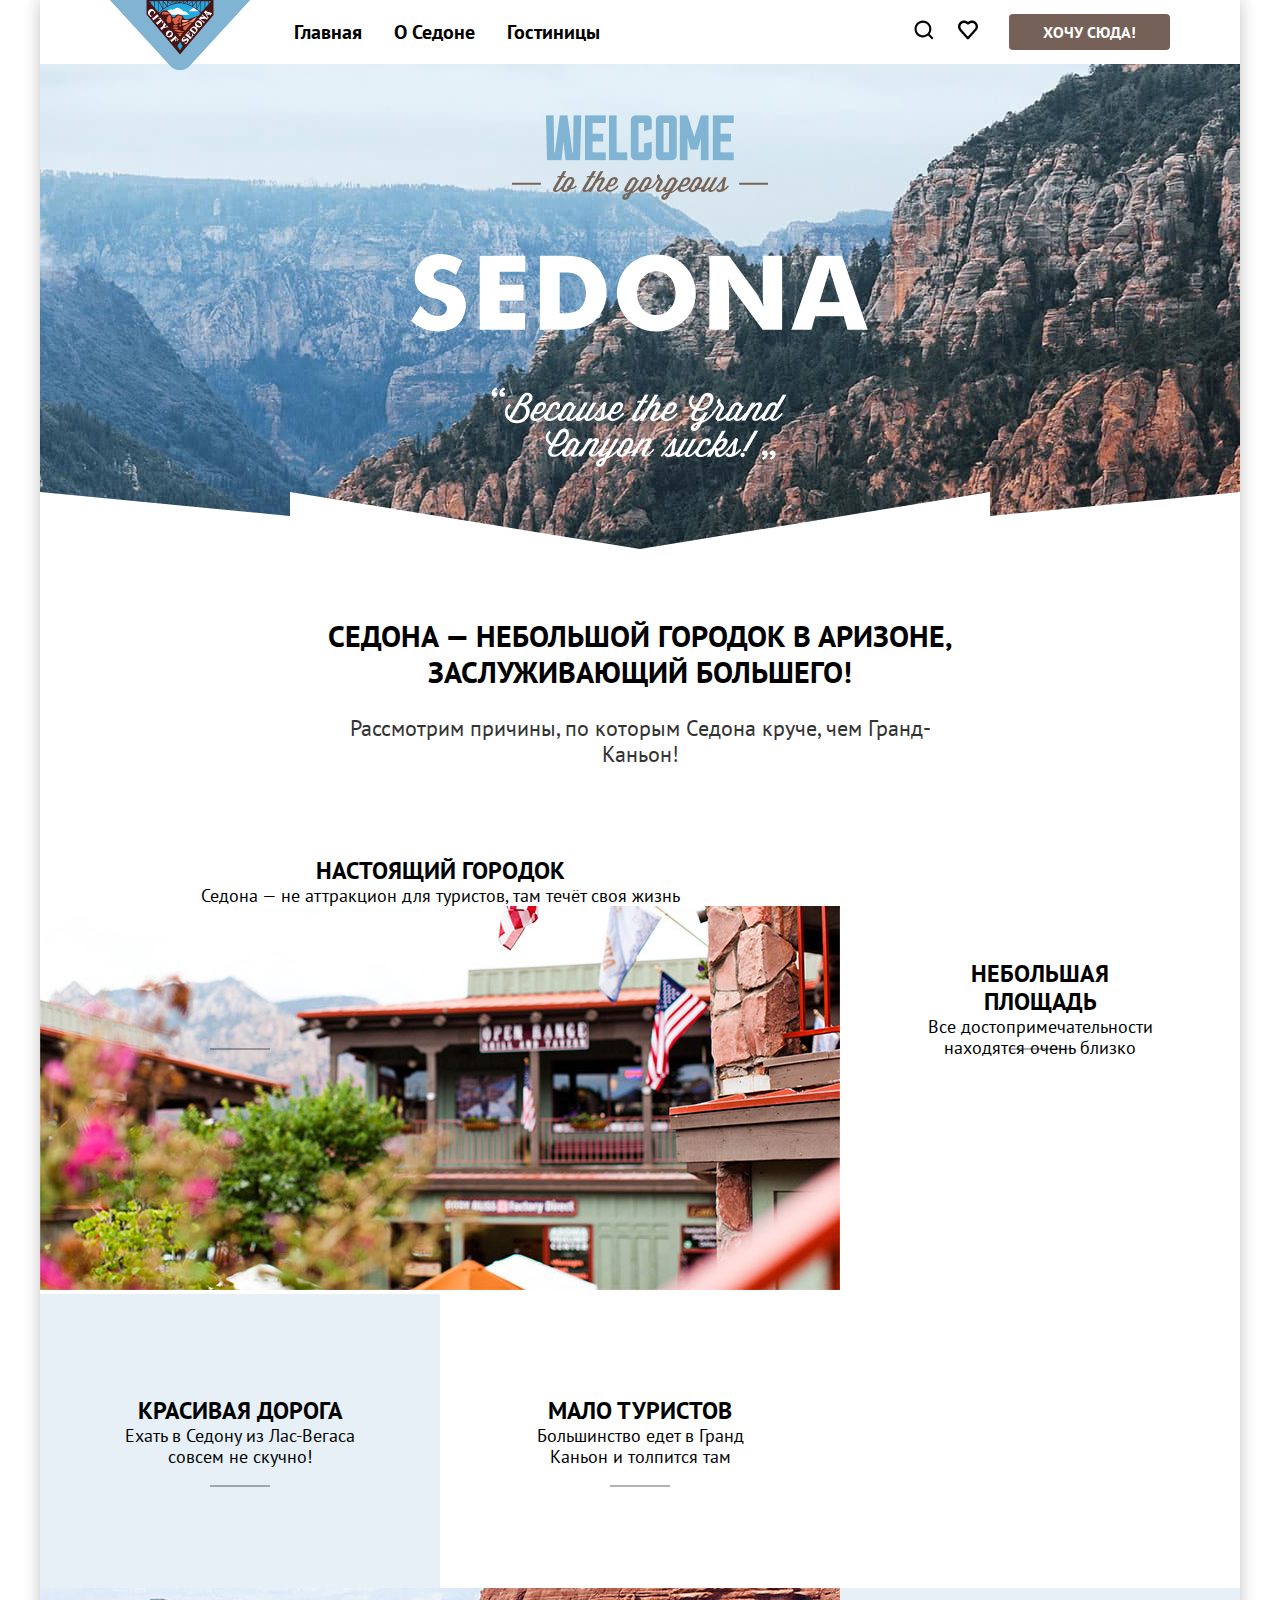
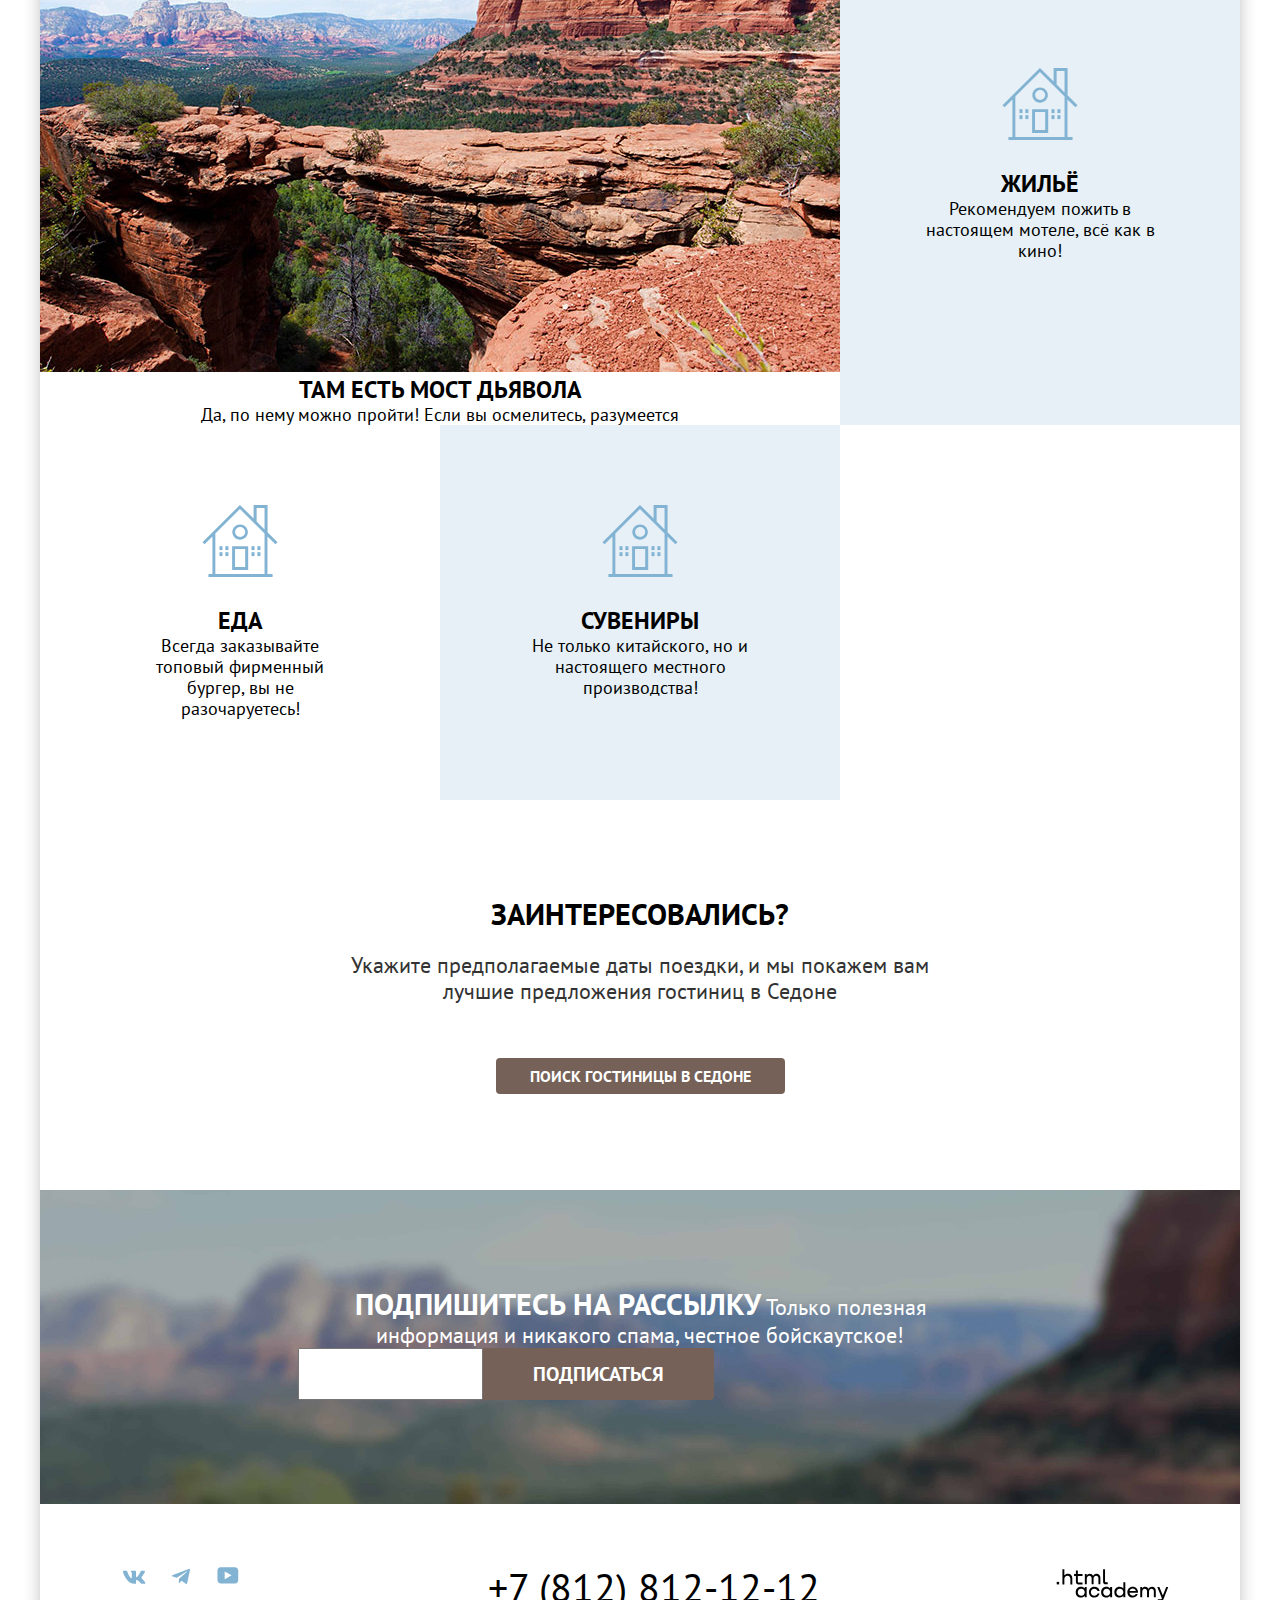
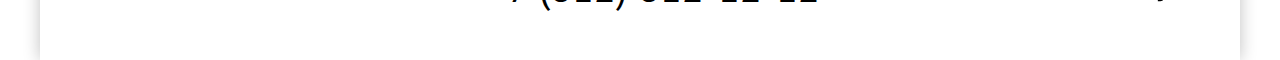
<file: index-timkoo-note.html>
<!DOCTYPE html>
<html lang="ru">
  <head>
    <meta charset="utf-8" />
    <title>HTML Academy: Седона</title>
    <link rel="stylesheet" href="styles/styles.css">
  </head>
  <body>
    <div class="page-wrapper">
      <header class="page-header">
        <h1 class="visually-hidden">Город Седона</h1>
        <nav class="navigation">
          <a class="navigation-logo" href="index.html">
            <img src="images/logo.svg" width="140" height="70" alt="Логотип">
          </a>
          <ul class="navigation-list">
            <li class="navigation-item navigation-item-curren">
              <a class="navigation-link" href="./index.html">Главная</a>
            </li>
            <li class="navigation-item">
              <a class="navigation-link" href="#">О Седоне</a>
            </li>
            <li class="navigation-item">
              <a class="navigation-link" href="./catalog.html">Гостиницы</a>
            </li>
          </ul>
          <ul class="navigation-list navigation-user">
            <li class="navigation-item">
              <a class="navigation-link" href="#">
                <img src="images/search.svg" alt="Поиск" width="20" height="20">
                <span class="visually-hidden">Поиск</span>
              </a>
            </li>
            <li class="navigation-item">
              <a class="navigation-link" href="#">
                <img src="images/heart.svg" alt="Избранное" width="20" height="20">
                <span class="visually-hidden">Избранное</span>
              </a>
            </li>
            <li class="navigation-item">
              <button class="button">Хочу сюда!</button>
            </li>
          </ul>
        </nav>
      </header>
      <main class="main-index main-wrapper">
        <section class="welcome">
          <div class="welcome-top">
            <img class="welcome-image" src="images/welcome.png" width="458" height="352" alt="Приветствие">
          </div>
          <div class="welcome-bottom"></div>
        </section>
        <section class="about">
          <h2 class="about-description">
            Седона — небольшой городок в Аризоне, заслуживающий большего!
          </h2>
          <p class="about-advantages">
            Рассмотрим причины, по которым Седона круче, чем Гранд-Каньон!
          </p>
        </section>
        <section class="advantages">
          <h2 class="visually-hidden">Преимущества</h2>
          <article class="advantage-item advantage-large">
            <b class="advantage-title">Настоящий городок</b>
            <p class="advantage-description">Седона — не аттракцион для туристов, там течёт своя жизнь</p>
            <img src="images/photo-1.jpg" width="800" height="384" alt="Разделитель">
          </article>
          <article class="advantage-item">
            <b class="advantage-title">Небольшая площадь</b>
            <p class="advantage-description">Все достопримечательности находятся очень близко</p>
          </article>
          <article class="advantage-item advantage-blue">
            <b class="advantage-title">Красивая дорога</b>
            <p class="advantage-description">Ехать в Седону из Лас-Вегаса совсем не скучно!</p>
          </article>
          <article class="advantage-item">
            <b class="advantage-title">Мало туристов</b>
            <p class="advantage-description">Большинство едет в Гранд Каньон и толпится там</p>
          </article>
          <article class="advantage-item advantage-large">
            <img src="images/photo-2.jpg" width="800" height="384" alt="Разделитель">
            <b class="advantage-title">Там есть мост дьявола</b>
            <p class="advantage-description">Да, по нему можно пройти! Если вы осмелитесь, разумеется</p>
          </article>
          <article class="advantage-item advantage-blue advantage-picture">
            <b class="advantage-title">Жильё</b>
            <p class="advantage-description">Рекомендуем пожить в настоящем мотеле, всё как в кино!</p>
          </article>
          <article class="advantage-item advantage-picture">
            <b class="advantage-title">Еда</b>
            <p class="advantage-description">Всегда заказывайте топовый фирменный бургер, вы не разочаруетесь!</p>
          </article>
          <article class="advantage-item advantage-blue advantage-picture">
            <b class="advantage-title">Сувениры</b>
            <p class="advantage-description">Не только китайского, но и настоящего местного производства!</p>
          </article>
        </section>
        <section class="seach">
          <h2 class="visually-hidden">Поиск гостиницы в Седоне</h2>
          <b class="seach-title">Заинтересовались?</b>
          <p class="seach-description">Укажите предполагаемые даты поездки, и мы покажем вам лучшие предложения гостиниц в Седоне</p>
          <a class="button" href="./catalog.html">Поиск гостиницы в Седоне</a>
        </section>
        <section class="subscription">
          <h2 class="visually-hidden">Подписка на рассылку</h2>
          <b class="subscription-title">Подпишитесь на рассылку</b>
          <span class="subscription-description">Только полезная информация и никакого спама, честное бойскаутское!</span>
          <form action="" class="subscription-form">
            <input type="text" name="user-mail">
            <button class="button button-subscription" type="submit">Подписаться</button>
          </form>
        </section>
      </main>
      <footer class="page-footer">
        <div class="page-footer-wrapper">
          <ul class="social-list">
            <li class="social-list-item">
              <a href="#" class="social-list-button">
                <img src="images/vk.svg" width="24" height="14" alt="Вконтакте">
              </a>
            </li>
            <li class="social-list-item">
              <a href="#" class="social-list-button">
                <img src="images/telegram.svg" width="18" height="16" alt="Телеграм">
              </a>
            </li>
            <li class="social-list-item">
              <a href="#" class="social-list-button">
                <img src="images/youtube.svg" width="22" height="17" alt="Ютьюб">
              </a>
            </li>
          </ul>
          <p class="phone-wrapper">
            <a class="footer-phone" href="tel:+78128121212">+7 (812) 812-12-12</a>
          </p>
          <p class="html-academy-wrapper">
            <a class="htmlacademy-link" href="https://htmlacademy.ru/">
              <img src="images/html-academy.svg" width="115" height="33" alt="Html Academy">
            </a>
          </p>
        </div>
      </footer>
    </div>
  </body>
</html>
</file>
<file: styles/styles.css>
@font-face {
  font-family: "PT Sans";
  src: url("../fonts/ptsans-400.woff2") format("woff2");
  font-weight: 400;
  font-style: normal;
  font-display: swap;
}

@font-face {
  font-family: "PT Sans";
  src: url("../fonts/ptsans-700.woff2") format("woff2");
  font-weight: 700;
  font-style: normal;
  font-display: swap;
}

html {
  height: 100%;
}

body {
  display: flex;
  flex-direction: column;
  margin: 0;
  padding: 0;
  min-height: 100%;
  font-family: "PT Sans", Arial, Helvetica, sans-serif;
  font-size: 18px;
  line-height: 21px;
  font-weight: 400;
  color: #333333;
  background-color: #ffffff;
}

.visually-hidden {
  position: absolute;
  width: 1px;
  height: 1px;
  margin: -1px;
  padding: 0;
  border: 0;
  clip: rect(0 0 0 0);
  overflow: hidden;
}

.button {
  display: block;
  box-sizing: border-box;
  margin: 0;
  padding: 8px 34px;
  font-family: inherit;
  font-size: 16px;
  line-height: 20px;
  font-weight: 700;
  text-align: center;
  color: #ffffff;
  text-decoration: none;
  text-transform: uppercase;
  background-color: #756157;
  cursor: pointer;
  border-width: 0;
  border-radius: 4px;
}

.button:disabled {
  background-color: #e5e5e5;
}

.button:hover,
.button:focus {
  background-color: #615048;
}

.button:active {
  color: #ffffff4c;
}

.button-blue {
  background-color: #82b3d3;
}

.button-blue:focus,
.button-blue:hover {
  background-color: #68a2ca;
}

.button-green {
  background-color: #7db54f;
}

.button-green:focus,
.button-green:hover {
  background-color: #6c9e42;
}

.button-transparent {
  background-color: transparent;
}

.button-transparent:hover {
  background-color: transparent;
  opacity: 60%;
}

.button-transparent:focus {
  background-color: transparent;
  outline: 3px solid #83b3d3;
}

.button-transparent:disabled {
  color: #ffffff19;
}

.button-subscription {
  border-top-left-radius: 0;
  border-bottom-left-radius: 0;
}

.button-subscription {
  padding: 8px 50px;
  font-size: 20px;
  line-height: 36px;
  font-weight: 700;
}

.button-seach {
  display: block;
  padding: 8px 50px;
  width: 376px;
  font-size: 20px;
  line-height: 36px;
  font-weight: 700;
}

.field {
  box-sizing: border-box;
  padding: 14px 20px;
  margin: 0;
  font-family: "PT Sans", Arial, Helvetica, sans-serif;
  font-weight: 700;
  font-size: 18px;
  line-height: 24px;
  background-color: #f2f2f2;
  border-radius: 4px;
  border-width: 0;
}

.field:hover {
  background-color: #e6e6e6;
}

.field:focus {
  outline: 3px solid #83b3d3;
  background-color: #e6e6e6;
}

.field:active {
  outline: 2px solid #000000;
  background-color: #f2f2f2;
}

.field-subscription {
  font-weight: 400;
  width: 452px;
  border-top-right-radius: 0;
  border-bottom-right-radius: 0;
}

.hotel-card .button {
  padding: 8px 20px;
}

.page-wrapper {
  width: 1200px;
  margin: 0 auto;
  box-shadow: 0 0 16px 0 #0000003f;
}

.navigation {
  position: relative;
  display: flex;
  box-sizing: border-box;
  width: 1060px;
  align-items: center;
  margin: 0 auto;
}

.navigation-logo {
  position: absolute;
  top: 0;
  left: 0;
  box-sizing: border-box;
  width: 140px;
  height: 70px;
  background-image: url("../images/logo.svg");
  background-repeat: no-repeat;
  background-position: center;
}

.navigation-logo-image {
  display: block;
}

.navigation-list {
  display: flex;
  flex-wrap: wrap;
  width: 507px;
  margin: 0;
  padding: 0;
  margin-left: 168px;
  list-style: none;
}

.navigation-item {
  box-sizing: border-box;
  display: flex;
  align-items: center;
}

.navigation-item:not(.navigation-user .navigation-item:nth-child(3)) {
  border-bottom: 2px solid transparent;
}

.navigation-item:not(.navigation-user .navigation-item:nth-child(3)):hover {
  box-sizing: border-box;
  border-bottom: 2px solid #756257;
}

.navigation-link {
  display: block;
  box-sizing: border-box;
  padding: 20px 16px 18px;
  font-weight: 700;
  font-size: 20px;
  line-height: 24px;
  text-decoration: none;
  color: #000000;
}

.navigation-link:active {
  opacity: 30%;
}

.navigation-user {
  margin-left: auto;
  width: 268px;
}

.navigation-user .navigation-item {
  display: flex;
  justify-content: center;
  align-items: center;
  width: 44px;
  height: 64px;
}

.navigation-user .navigation-item:nth-child(2) {
  position: relative;
}

.navigation-user .favorites {
  position: absolute;
  left: 50%;
  bottom: 50%;
  display: flex;
  justify-content: center;
  align-items: center;
  width: 20px;
  height: 20px;
  font-family: "PT Sans", Arial, Helvetica, sans-serif;
  font-size: 10px;
  line-height: 10px;
  font-weight: 400;
  color: #ffffff;
  background-color: #7db54f;
  border-radius: 50%;
}

.navigation-user .navigation-item:nth-child(3) {
  justify-content: right;
  width: 180px;
}

.navigation-seach {
  background-image: url("../images/search.svg");
  background-repeat: no-repeat;
  background-position: center;
}

.navigation-favorites {
  background-image: url("../images/heart.svg");
  background-repeat: no-repeat;
  background-position: center;
}

.main-wrapper {
  flex-grow: 1;
}

.welcome {
  width: 1200px;
  height: 485px;
  background-color: #000000;
  background-image: url("../images/welcome-background.jpg");
  background-repeat: no-repeat;
}

.welcome-top {
  display: flex;
  justify-content: center;
  width: 1200px;
  height: 428px;
}

.welcome-bottom {
  width: 1200px;
  height: 57px;
  background-image: url("../images/welcome-bottom.svg");
  background-repeat: no-repeat;
}

.welcome-image {
  display: block;
  margin: auto;
  margin-top: 51px;
}

.about {
  box-sizing: border-box;
  padding: 69px 274px 90px;
  text-align: center;
}

.about-description {
  padding: 0;
  margin: 0;
  margin-bottom: 25px;
  font-weight: 700;
  font-size: 30px;
  line-height: 36px;
  text-transform: uppercase;
  text-align: center;
  color: #000000;
}

.about-advantages {
  padding: 0;
  margin: 0;
  font-size: 22px;
  line-height: 26px;
  font-weight: 400;
}

.advantages {
  display: flex;
  flex-wrap: wrap;
}

.advantage-item {
  position: relative;
  box-sizing: border-box;
  width: 400px;
  padding-left: 85px;
  padding-right: 85px;
  padding-top: 103px;
  padding-bottom: 121px;
  text-align: center;
  color: #000000;
}

.advantage-item:not(.advantage-picture, .advantage-dark-blue)::before {
  position: absolute;
  top: 189px;
  left: 170px;
  width: 60px;
  height: 2px;
  content: "";
  border-bottom: 2px solid #0000004d
}

.advantage-title {
  margin: 0;
  margin-bottom: 62px;
  padding: 0;
  font-weight: 700;
  font-size: 24px;
  line-height: 28px;
  text-transform: uppercase;
}

.advantage-description {
  margin: 0;
  padding: 0;
}

.advantage-large {
  width: 800px;
  padding: 0;
}

.advantage-dark-blue {
   padding-top: 92px;
   padding-bottom: 111px;
   color: #ffffff;
   background-color: #82b3d3;
}

.advantage-dark-blue::before {
  position: absolute;
  top: 178px;
  left: 170px;
  width: 60px;
  height: 2px;
  content: "";
  border-bottom: 2px solid #ffffff4d;
}

.advantage-blue {
  background-color: #83b3d333;
}

.advantage-picture {
  padding-top: 182px;
  padding-bottom: 81px;
  background-image: url("../images/house.svg");
  background-repeat: no-repeat;
  background-position-x: 50%;
  background-position-y: 80px;
}

.advantage-item:nth-child(10) {
  background-image: url("../images/food.svg");
}

.advantage-item:nth-child(11) {
  background-image: url("../images/souvenir.svg");
}

.advantage-picture .advantage-title {
  margin-bottom: 30px;
}

.advantage-image {
  display: block;
}

.seach {
  display: flex;
  flex-direction: column;
  align-items: center;
  padding: 96px 304px;
  text-align: center;
  box-sizing: border-box;
}

.seach-title {
  margin: 0;
  margin-bottom: 20px;
  padding: 0;
  font-weight: 700;
  font-size: 30px;
  line-height: 36px;
  text-transform: uppercase;
  color: #000000;
}

.seach-description {
  margin: 0;
  margin-bottom: 54px;
  padding: 0;
  font-weight: 400;
  font-size: 22px;
  line-height: 26px;
}

.subscription {
  box-sizing: border-box;
  padding: 96px 258px 104px;
  width: 1200px;
  text-align: center;
  color: #ffffff;
  background-image: url("../images/subscribe-background.jpg");
  background-size: 100% auto;
  background-repeat: no-repeat;
  background-color: #82b3d3;
}

.subscription-title {
  padding: 0;
  margin: 0;
  margin-bottom: 20px;
  font-weight: 700;
  font-size: 30px;
  line-height: 36px;
  text-transform: uppercase;
}

.subscription-description {
  padding: 0;
  margin: 0;
  margin-bottom: 54px;
  font-weight: 400;
  font-size: 22px;
  line-height: 26px;
}

.subscription-form {
  width: 684px;
  display: flex;
}

.page-footer-wrapper {
  display: flex;
  justify-content: space-between;
  align-items: center;
  margin: 40px auto 30px;
  width: 1060px;
  min-height: 50px;
}

.footer-phone {
  display: flex;
  margin: 0;
  padding: 0;
  justify-content: center;
  align-items: center;
  width: 335px;
  font-size: 40px;
  line-height: 40px;
  text-decoration: none;
  color: #000000;
  min-height: 50px;
}

.footer-phone:hover,
.footer-phone:focus {
  color: #756157;
}

.footer-phone:focus {
  color: #7561574d;
}

.social-list {
  display: flex;
  margin: 0;
  padding: 0;
  width: 142px;
  justify-content: space-around;
  align-items: center;
  list-style: none;
}

.social-list-item {
  display: flex;
  justify-content: center;
  text-align: center;
}

.social-list-button {
  position: relative;
  width: 47px;
  height: 40px;
}

.social-icon {
  position: absolute;
  top: 0;
  right: 0;
  bottom: 0;
  left: 0;
  margin: auto;
  fill: #83b3d3;
}

.social-icon:hover,
.social-icon:focus {
  fill: #68a2ca;
}

.social-icon:active {
  fill: #68a2Ca4c;
}

.html-academy-wrapper {
  display: flex;
  justify-content: center;
  align-items: center;
  margin: 0;
  padding: 0;
}

.html-academy-link {
  display: block;
  position: relative;
  width: 115px;
  height: 33px;
}

.html-academy-icon {
  position: absolute;
  top: 0;
  right: 0;
  bottom: 0;
  left: 0;
  margin: auto;
  fill: #000000;
}

.html-academy-icon:hover,
.html-academy-icon:focus {
  fill: #756157;
}

.html-academy-icon:active {
  fill:#7561574d;
}

.filters {
  box-sizing: border-box;
  margin: 0 auto;
  padding: 35px 70px 70px;
  color: #ffffff;
  background-image: url("../images/catalog-background.jpg");
  background-size: 100% 100%;
  background-repeat: no-repeat;
  background-color: #82b3d3;
}

.filters-header-wrapper {
  display: flex;
  flex-direction: column;
  align-items: flex-start;
}

.filters-title {
  margin: 0;
  margin-bottom: 8px;
  padding: 0;
  font-weight: 700;
  font-size: 60px;
  line-height: 78px;
}

.breadcrumbs {
  display: flex;
  align-items: center;
  justify-content: space-between;
  padding: 0;
  margin: 0;
  margin-bottom: 40px;
  list-style: none;
}

.breadcrumbs-link {
  font-family: "PT Sans", Arial, Helvetica, sans-serif;
  font-weight: 400;
  font-size: 16px;
  line-height: 21px;
  text-decoration: none;
  color: #ffffff;
}

.breadcrumbs-item {
  display: flex;
  justify-content: center;
  align-items: center;
  margin-right: 10px;
}

.breadcrumbs-item:nth-child(1) .breadcrumbs-link {
  display: block;
  width: 13px;
  height: 15px;
  background-image: url("../images/home.svg");
  background-position: center;
  background-repeat: no-repeat;
}

.breadcrumbs-item:last-child .breadcrumbs-link{
  pointer-events: none;
}

.breadcrumbs-item:nth-child(2n) {
  display: block;
  width: 8px;
  height: 20px;
  background-image: url("../images/arrow.svg");
  background-position: center;
  background-repeat: no-repeat;
}

.control {
  position: relative;
  display: block;
  padding-left: 36px;
  font-size: 18px;
  line-height: 23px;
}

.control-mark {
  position: absolute;
  left: 0;
  top: 1px;
  width: 20px;
  height: 20px;
  background-color: #ffffff;
  border-radius: 5px;
  border: none;
}

.mark-radio {
  border-radius: 50%;
}

.control:hover {
  opacity: 60%;
}

.control:hover .control-mark {
  opacity: 60%;
}

.control-input[type="checkbox"]:focus + .control-mark {
  outline: 3px solid #83b3d3;
}

.control-input[type="radio"]:focus ~ .control-mark {
  outline: 3px solid #83b3d3;
}

.control-input[type="checkbox"]:checked + .control-mark::before {
  position: absolute;
  top: 6px;
  left: 4px;
  width: 12px;
  height: 10px;
  content: "";
  background-image: url("../images/check-mark.svg");
  background-repeat: no-repeat;
  background-position: center;
}

.control-input[type="radio"]:checked + .control-mark::before {
  position: absolute;
  top: 5px;
  left: 5px;
  width: 10px;
  height: 10px;
  content: "";
  border-radius: 50%;
  background-color: #3f5e72;
}

.control-disabled {
  opacity: 10%;
}

.filters-form {
  display: flex;
  flex-wrap: wrap;
  width: 1060px;
}

.filter-group {
  box-sizing: border-box;
  margin: 0;
  margin-right: 70px;
  padding: 0;
  border: none;
}

.filter-group:nth-child(3) {
  margin-left: auto;
}

.filter-title {
  margin: 0;
  padding: 0;
  font-size: 20px;
  line-height: 24px;
  font-weight: 700;
  margin-bottom: 32px;
}

.filter-list {
  margin: 0;
  padding: 0;
  list-style: none;
}

.filter-item:not(:last-child) {
  margin-bottom: 16px;
}

.filter-buttons-wrapper {
  display: block;
  box-sizing: border-box;
  width: 191px;
  margin: 0;
  padding: 0;
  padding-top: 56px;
}

.filter-buttons-wrapper .button-blue {
  margin-bottom: 32px;
  width: 191px;
}

.filter-buttons-wrapper .button-transparent {
  width: 191px;
}

.range-inputs-wrapper {
  position: relative;
  display: flex;
  width: 288px;
  justify-content: space-between;
  align-items: center;
}

.range-inputs-wrapper .field {
  padding: 12px 20px;
  width: 143px;
  font-size: 18px;
  line-height: 24px;
  font-weight: 700;
}

.range-inputs-wrapper .field:nth-child(2) {
  width: 143px;
  border-top-right-radius: 0;
  border-bottom-right-radius: 0;
}

.range-inputs-wrapper .field:nth-child(4) {
  width: 143px;
  border-top-left-radius: 0;
  border-bottom-left-radius: 0;
}

.range-field-text {
  position: absolute;
  display: flex;
  justify-content: start;
  align-items: center;
  width: 20px;
  height: 24px;
  font-size: 18px;
  font-weight: 400px;
  line-height: 24px;
  color: #000000;
  opacity: 0.5;
}

.range-field-text:nth-of-type(1) {
  left: 106px;
}

.range-field-text:nth-of-type(2) {
  right: 20px;
}

.range {
  box-sizing: border-box;
  width: 288px;
  padding-top: 44px;
  padding-bottom: 8px;
}

.range-scale {
  position: relative;
  width: 288px;
  height: 4px;
  background-color: #ffffff3f;
}

.range-bar {
  position: absolute;
  height: 4px;
  background-color: #ffffff;
}

.range-toggle {
  position: absolute;
  box-sizing: content-box;
  margin: 0;
  padding: 0;
  width: 20px;
  height: 20px;
  border-radius: 5px;
  background-color: #ffffff;
  border-width: 0;
}

.range-toggle:active {

}

.range-toggle:focus {

}

.toggle-min {
  top: -8px;
}

.toggle-min:focus {
  top: -11px;
  left: -3px;
  outline: none;
  border: 3px solid #83b3d3;
  box-shadow: 0 0 8px -2px #000000;
}

.toggle-min:active {
  top: -10px;
  left: -2px;
  border: 2px solid #83b3d3;
  box-shadow: 0 3px 10px 0 #000000;
}

.toggle-max {
  top: -8px;
  right: -1px;
}

.toggle-max:focus {
  top: -11px;
  right: -4px;
  outline: none;
  border: 3px solid #83b3d3;
  box-shadow: 0 0 8px -2px #000000;
}

.toggle-max:active {
  top: -10px;
  right: -3px;
  border: 2px solid #83b3d3;
  box-shadow: 0 3px 10px 0 #000000;
}

.catalog-wrapper {
  width: 1060px;
  margin: 0 auto;
}

.catalog-controls {
  display: flex;
  align-items: center;
  margin-top: 50px;
  margin-bottom: 40px;
}

.select-control {
  display: block;
  box-sizing: border-box;
  flex-shrink: 0;
  width: 292px;
  padding: 12px 20px;
  padding-right: 52px;
  font-family: "PT Sans", Arial, Helvetica, sans-serif;
  font-size: 18px;
  line-height: 21px;
  font-weight: 400;
  color: #333333;
  border: 2px solid #e5e5e5;
  border-radius: 4px;
  background-color: #ffffff;
  background-image: url("../images/arrow-select.svg");
  background-repeat: no-repeat;
  background-position: right 20px center;
  appearance: none;
}

.select-control:hover,
.select-control:focus {
  outline: none;
  border-color: #68a2ca;
}

.select-control:active {
  border-color: #3f5e72;
}

.select-control:disabled {
  color: #000000;
  border-color: #000000;
  opacity: 30%;
}

.view-control-group {
  display: flex;
  flex-wrap: wrap;
  flex-shrink: 0;
  row-gap: 5px;
  column-gap: 8px;
  padding: 0;
  margin: 0;
  margin-left: 70px;
  width: 160px;
  list-style: none;
}

.view-control-toggle {
  box-sizing: border-box;
  width: 48px;
  height: 48px;
  background-color: #ffffff;
  background-repeat: no-repeat;
  background-position: center;
  border: 2px solid #e5e5e5;
  border-radius: 4px;
}

.view-control-toggle:hover {
  border-color: #000000;
}

.view-control-toggle:focus {
  outline: none;
  border-color: #68a2ca;
}

.view-control-toggle:active {
  border-color: #000000;
}

.view-control-item:nth-child(1) .view-control-toggle {
  background-image: url("../images/view1.svg");
}

.view-control-item:nth-child(2) .view-control-toggle {
  background-image: url("../images/view2.svg");
}

.view-control-item:nth-child(3) .view-control-toggle {
  background-image: url("../images/view3.svg");
}

.hotels-catalog-amount {
  box-sizing: border-box;
  padding: 0;
  padding-right: 50px;
  margin: 0;
  margin-right: auto;
  font-size: 30px;
  line-height: 36px;
  font-weight: 700;
  text-transform: uppercase;
  color: #000000;
  flex-grow: 1;
}

.hotel-card-list {
  display: grid;
  grid-template-columns: repeat(3, 1fr);
  gap: 20px;
  box-sizing: border-box;
  padding-bottom: 40px;
  margin-bottom: 40px;
  width: 1060px;
  border-bottom: 1px solid #e6e6e6;
}

.hotel-card {
  display: flex;
  flex-direction: column;
  box-sizing: border-box;
  justify-content: space-between;
  row-gap: 16px;
  padding: 19px 20px;
  width: 340px;
  border: 1px solid #e6e6e6;
}

.hotel-card-image {
  display: block;
  padding: 0;
  margin: 0;
  order: -1;
}

.hotel-card-title {
  font-family: "PT Sans", Arial, Helvetica, sans-serif;
  font-size: 24px;
  line-height: 28px;
  font-weight: 700;
  margin: 0;
  padding: 0;
}

.hotel-card-type {
  margin: 0;
  padding: 0;
}

.hotel-card-cost {
  margin: 0;
  padding: 0;
}

.rating-wrapper {
  box-sizing: border-box;
  width: 140px;
  position: relative;
  padding-top: 10px;
  padding-bottom: 10px;
}

.one-star::before {
  position: absolute;
  left: 0;
  top: 10px;
  content: "";
  width: 36px;
  height: 17px;
  background-image: url("../images/star.svg");
  background-position-y: center;
  background-repeat:space;
}

.two-star::before {
  position: absolute;
  left: 0;
  top: 10px;
  content: "";
  width: 42px;
  height: 17px;
  background-image: url("../images/star.svg");
  background-position-y: center;
  background-repeat: space;
}

.three-star::before {
  position: absolute;
  left: 0;
  top: 10px;
  content: "";
  width: 66px;
  height: 17px;
  background-image: url("../images/star.svg");
  background-position-y: center;
  background-repeat: space;
}

.four-star::before {
  position: absolute;
  left: 0;
  top: 10px;
  content: "";
  width: 89px;
  height: 17px;
  background-image: url("../images/star.svg");
  background-position-y: center;
  background-repeat: space;
}

.five-star::before {
  position: absolute;
  left: 0;
  top: 10px;
  content: "";
  width: 107px;
  height: 17px;
  background-image: url("../images/star.svg");
  background-position-y: center;
  background-repeat: space;
}

.hotel-card-rating {
  box-sizing: border-box;
  padding: 9px 22px 8px 23px;
  margin: 0;
  font-size: 16px;
  line-height: 20px;
  font-weight: 400;
  text-transform: uppercase;
  background-color: #f2f2f2;
  border-radius: 4px;
}

.hotel-card-wrapper {
  display: flex;
  justify-content: space-between;
}

.hotel-card-wrapper .button {
  width: 140px;
  padding: 8px 18px;
}

.pagination {
  display: flex;
  margin: 0;
  padding: 0;
  margin-bottom: 60px;
  width: 1060px;
  list-style: none;
}

.pagination-item:not(:last-child) {
  display: flex;
  justify-items: center;
  text-align: center;
  box-sizing: border-box;
  width: 60px;
  height: 60px;
  margin: 0;
  margin-right: 8px;
  line-height: 26px;
}

.pagination-link {
  display: flex;
  justify-content: center;
  align-items: center;
  box-sizing: border-box;
  flex-wrap: wrap;
  margin: 0;
  min-width: 60px;
  height: 60px;
  padding: 12px 5px;
  font-weight: 700;
  font-size: 20px;
  line-height: 36px;
  text-decoration: none;
  color: #ffffff;
  background-color: #82b3d3;
  border-radius: 4px;
}

.pagination-link:not(.pagination-current, .pagination-disabled):hover,
.pagination-link:not(.pagination-current, .pagination-disabled):focus {
  background-color: #68a2ca;
}

.pagination-link:not(.pagination-current, .pagination-disabled):active {
  color: #ffffff4c;
  background-color: #82b3d3;
}

.pagination-current {
  color: #000000;
  background-color: #f2f2f2;
  user-select: none;
}

.pagination-disabled {
  color: #000000;
  background-color: transparent;
  user-select: none;
}

.subscription-catalog {
  color: #000000;
  background-image: none;
  background-color: #ffffff;
}

.modal-container {
  position: fixed;
  top: 0;
  left: 0;
  display: flex;
  width: 100%;
  height: 100%;
  background-color: #f2f2f2cc;
}

.modal-container-closed {
  display: none;
}

.modal {
  position: relative;
  box-sizing: border-box;
  margin: auto;
  padding: 64px 70px;
  width: 717px;
  background-color: #ffffff;
  border-radius: 30px;
  box-shadow: 0 25px 50px #00000026;
}

.modal-form {
  display: grid;
  grid-template-columns: 119px 111px 1fr 111px;
  row-gap: 48px;
  column-gap: 18px;
}

.modal-form .field {
  width: 440px;
}

.modal-title {
  grid-column: 1 / -1;
  margin: 0;
  margin-bottom: 64px;
  padding: 0;
  font-family: "PT Sans", Arial, Helvetica, sans-serif;
  font-size: 30px;
  line-height: 36px;
  font-weight: 700;
  text-transform: uppercase;
}

.modal-label {
  display: flex;
  justify-content: start;
  align-items: center;
  font-weight: 700;
  font-size: 20px;
  line-height: 24px;
  color: #000000;
}

.modal-form .modal-label:nth-child(1),
.modal-form .modal-label:nth-child(2),
.modal-form .modal-label:nth-child(3) {
  grid-column: 1 / 2;
}

.modal-label > .modal-label{
  margin-left: 70px;
}

.modal-label:nth-child(4) {
  grid-column: 3 / 4;
}

.modal-form-date {
  display: block;
  padding: 12px 38px 12px 20px;
  background-image: url("../images/calendar.svg");
  background-repeat: no-repeat;
  background-position: right 22px center;
}

.modal-date-wrapper {
  position: relative;
  grid-column: 2 / 5;
}

.modal-assist-field {
  position: absolute;
  box-sizing: border-box;
  left: 0;
  top: 52px;
  margin: 0;
  padding: 0 20px;
  width: fit-content;
  font-weight: 400;
  font-size: 16px;
  line-height: 21px;
  color: #333333;
}

.assist-error {
  color: #ff5757;
}

.modal-wrapper {
  display: flex;
  width: 111px;
}

.modal-wrapper:nth-child(1) {
  grid-column: 2 / 3;
}

.modal-wrapper:nth-child(2) {
  grid-column: 4 / 5;
}

.modal-wrapper .field {
  box-sizing: border-box;
  padding: 12px 10px;
  width: 31px;
  border-radius: 0;
}

.modal-wrapper .button-math {
  position: relative;
  padding: 0;
  margin: 0;
  width: 40px;
  background-color: #f2f2f2;
  background-repeat: no-repeat;
  background-position: center;
}

.modal-wrapper .button-math:focus {
  outline: none;
}

.modal-wrapper .button-math:nth-of-type(1) {
  border-top-right-radius: 0;
  border-bottom-right-radius: 0;
}

.modal-wrapper .button-math:nth-of-type(1)::before {
  position: absolute;
  left: 7px;
  top: 13px;
  display: block;
  box-sizing: border-box;
  content: "";
  width: 26px;
  height: 26px;
  background-image: url("../images/minus.svg");
  background-position: center;
  background-repeat: no-repeat;
  border: 3px solid transparent;
  border-radius: 8px;
  opacity: 30%;
}

.modal-wrapper .button-math:nth-of-type(2) {
  border-top-left-radius: 0;
  border-bottom-left-radius: 0;
}

.modal-wrapper .button-math:nth-of-type(2)::before {
  position: absolute;
  left: 7px;
  top: 13px;
  display: block;
  box-sizing: border-box;
  content: "";
  width: 26px;
  height: 26px;
  background-image: url("../images/plus.svg");
  background-position: center;
  background-repeat: no-repeat;
  border: 3px solid transparent;
  border-radius: 8px;
  opacity: 30%;
}

.modal-wrapper .button-math:nth-of-type(1):hover::before,
.modal-wrapper .button-math:nth-of-type(2):hover::before {
  opacity: 100%;
}

.modal-wrapper .button-math:nth-of-type(1):focus::before,
.modal-wrapper .button-math:nth-of-type(2):focus::before {
  outline: none;
  border: 3px solid #68a2ca;
  opacity: 100%;
}

.modal-wrapper .button-math:nth-of-type(1):active::before,
.modal-wrapper .button-math:nth-of-type(2):active::before {
  opacity: 30%;
  border: 3px solid transparent;
}

.persions-field::-webkit-inner-spin-button,
.persions-field::-webkit-outer-spin-button {
  display: none;
}

.persions-field {
  -moz-appearance: textfield;
}

.modal-submit {
  grid-column: 1 / -1;
  padding: 18px 256px;
  font-size: 20px;
  font-weight: 700;
  line-height: 24px;
  border-radius: 10px;
}

.modal-close {
  position: absolute;
  top: 64px;
  right: 52px;
  margin: 0;
  padding: 0;
  width: 52px;
  height: 52px;
  border-radius: 50%;
  background-color: #f2f2f2;
}

.modal-close::before {
  position: absolute;
  margin: auto;
  content: "";
  left: 50%;
  top: 50%;
  transform: translate(-50%, -50%);
  width: 14px;
  height: 14px;
  background-image: url("../images/cross.svg");
  background-repeat: no-repeat;
  background-position: center;
}

.modal-close:hover {
  background-color: #e6e6e6;
}

.modal-close:focus {
  background-color: #e6e6e6;
  border: 3px solid #83b3d3;
  outline: none;
}

.modal-close:active {
  border: none;
}

.modal-close:active::before {
  opacity: 30%;
}

.tooltip {
  position: relative;
  display: flex;
  align-items: center;
  justify-content: center;
  margin-left: 10px;
}

.tooltip-toggle {
  padding: 0;
  margin: 0;
  width: 26px;
  height: 26px;
  background-color: #83b3d3;
  background-image: url("../images/tooltip.svg");
  background-position: center;
  background-repeat: no-repeat;
  border-radius: 50%;
  border-width: 0;
}

.tooltip-text {
  position: absolute;
  top: 43px;
  display: none;
  box-sizing: border-box;
  padding: 15px 18px 18px 22px;
  width: 256px;
  font-size: 16px;
  line-height: 20px;
  font-weight: 400;
  color: #ffffff;
  background-color: #333333;
  border-radius: 10px;
}

.tooltip-text:before {
  position: absolute;
  left:0;
  right:0;
  content:'';
  width: 19px;
  height: 9px;
  bottom: 100%;
  margin-left: auto;
  margin-right: auto;
  background-image: url("../images/tooltip-arrow.svg");
}

.tooltip-toggle:hover + .tooltip-text,
.tooltip-toggle:focus + .tooltip-text {
  display: block;
}
</file>
